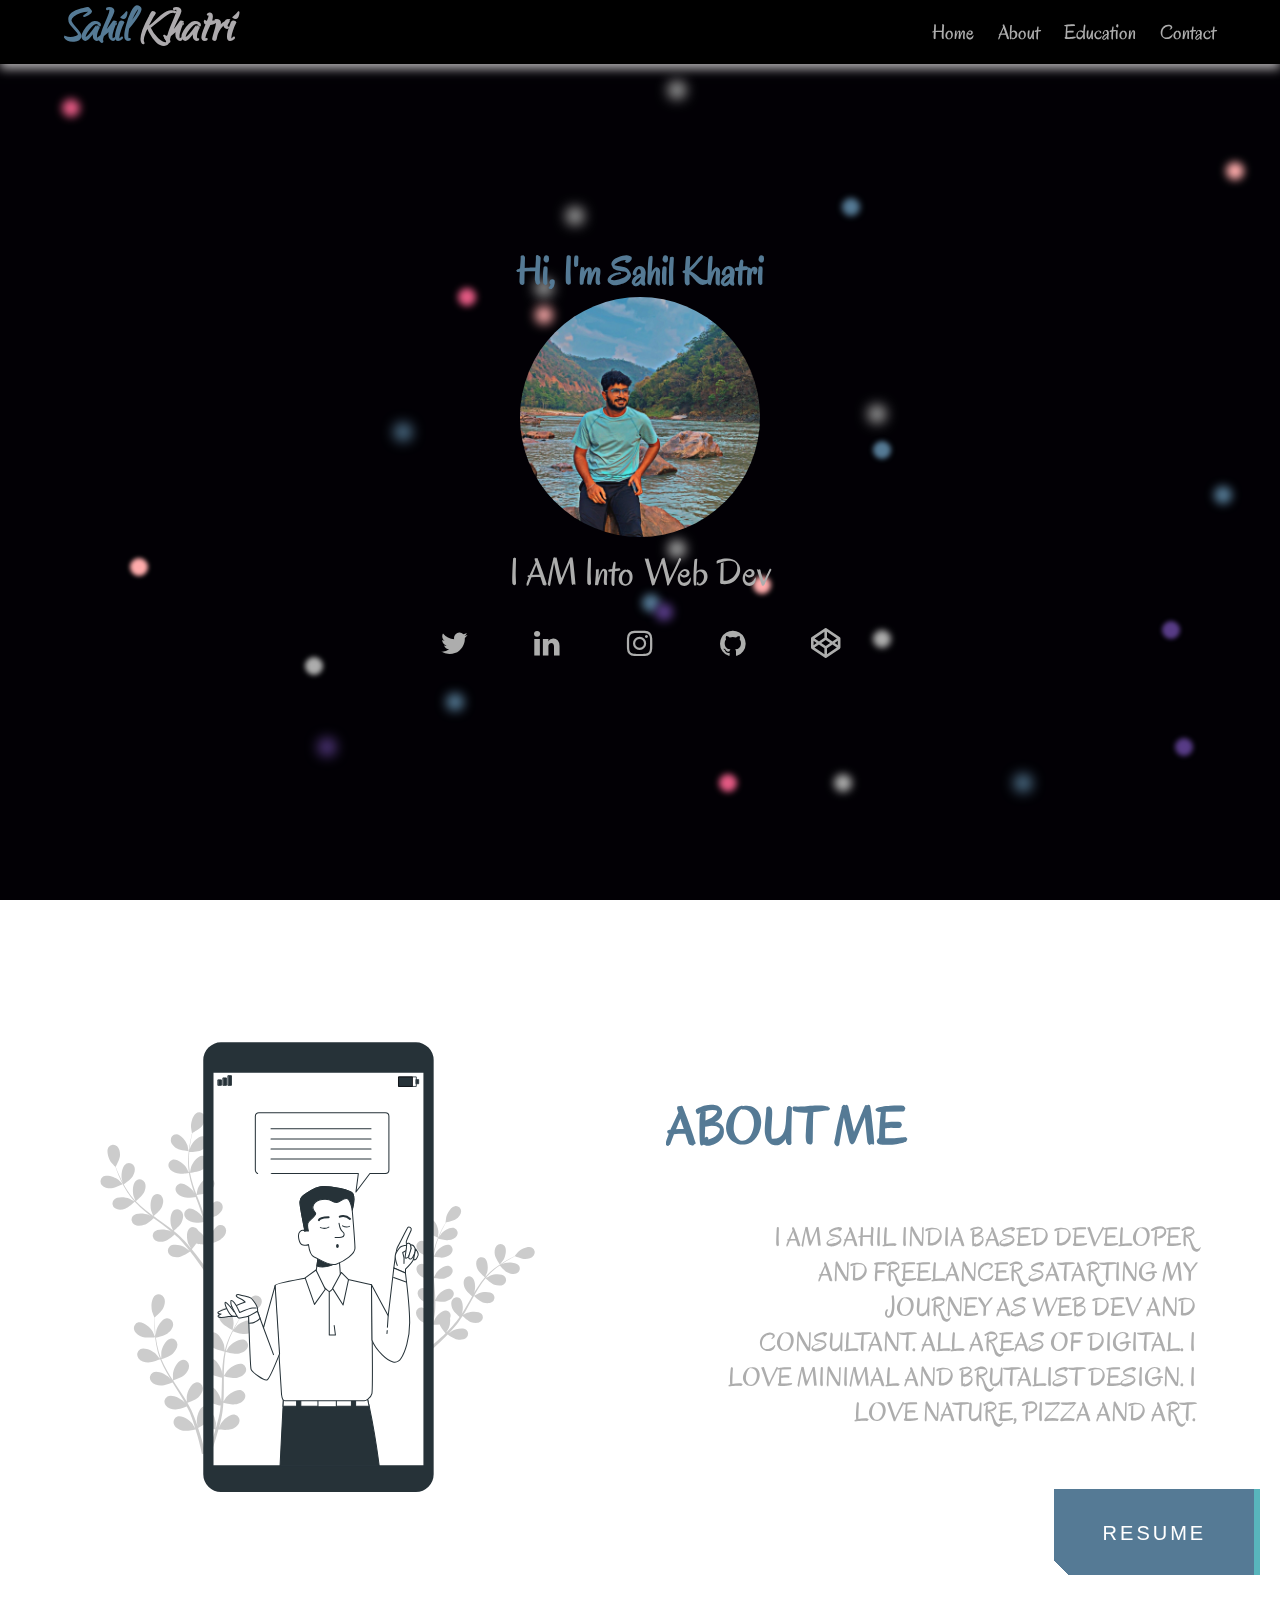
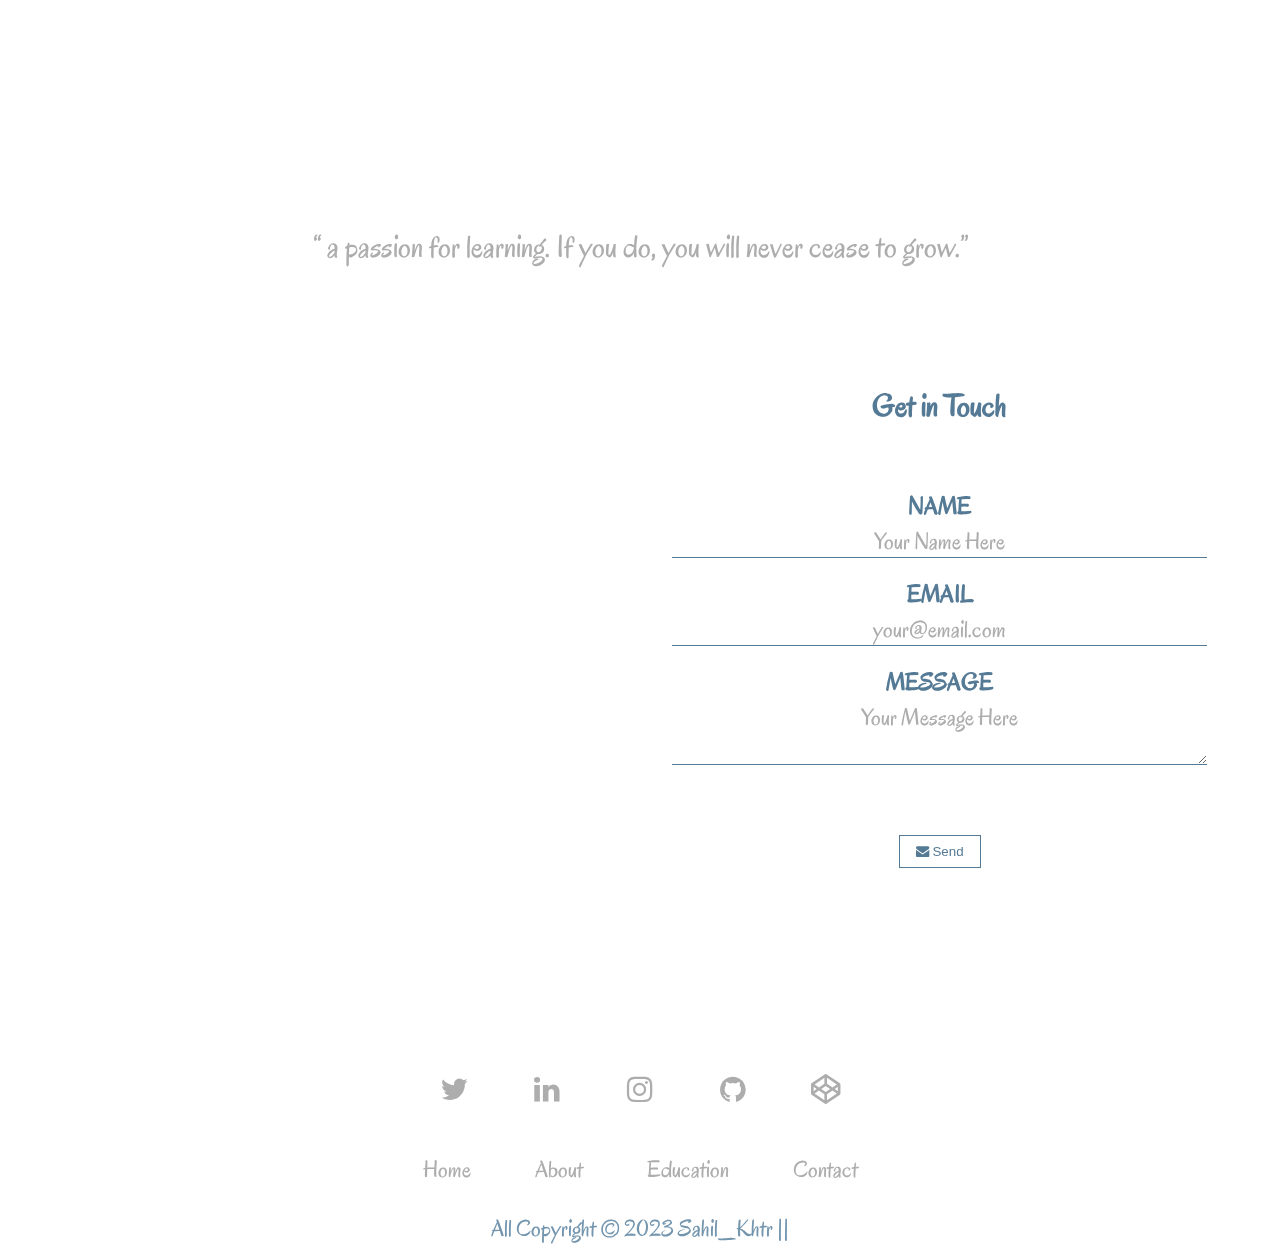
<file: index.html>
<!DOCTYPE html>
<html>

<head>
  <title>Sahil's Portfolio </title>
  <link rel="icon" href="img/icon.jpg" type="img/icon">
  <meta charset="utf-8">
  <meta http-equiv="X-UA-Compatible" content="IE=edge">
  <meta name="viewport" content="width=device-width, initial-scale=1">
  <link rel="stylesheet" href="CSS/Portfolio.css">
  <link rel="stylesheet" href="https://fonts.googleapis.com/css?family=Oregano">
</head>

<body>
  <div class="background">
    <span></span>
    <span></span>
    <span></span>
    <span></span>
    <span></span>
    <span></span>
    <span></span>
    <span></span>
    <span></span>
    <span></span>
    <span></span>
    <span></span>
    <span></span>
    <span></span>
    <span></span>
    <span></span>
    <span></span>
    <span></span>
    <span></span>
    <span></span>
    <span></span>
    <span></span>
    <span></span>
    <span></span>
    <span></span>
    <span></span>
    <span></span>
    <span></span>
    <span></span>
    <span></span>
    <span></span>
    <span></span>
    <span></span>
    <span></span>
    <span></span>
    <span></span>
    <span></span>
    <span></span>
    <span></span>
    <span></span>
    <span></span>
    <span></span>
    <span></span>
    <span></span>
    <span></span>
    <span></span>
    <span></span>
    <span></span>
    <span></span>
    <span></span>
    <span></span>
    <span></span>
    <span></span>
    <span></span>
    <span></span>
    <span></span>
    span></span>
    <span></span>
    <span></span>
    <span></span>
    <span></span>
    <span></span>
    <span></span>
    <span></span>
    <span></span>
    <span></span>
    <span></span>
    <span></span>
    <span></span>
    <span></span>
    <span></span>
    <span></span>
    <span></span>
    <span></span>
    <span></span>
    <span></span>
    <span></span>
    <span></span>
    <span></span>
    <span></span>
    <span></span>
    <span></span>
    <span></span>
    <span></span>
  </div>

  <nav class="navbar">
    <div class="navbar-container container">
      <input type="checkbox" name="" id="">
      <div class="hamburger-lines">
        <span class="line line1"></span>
        <span class="line line2"></span>
        <span class="line line3"></span>
      </div>
      <ul class="menu-items">
        <li><a href="index.html">Home</a></li>
        <li><a href="#about">About</a></li>
        <li><a href="Education.html">Education</a></li>
        <li><a href="#contact">Contact</a></li>
      </ul>
      <h1 class="logo"><span class="col">Sahil</span> Khatri</h1>
    </div>
  </nav>
  <section>

    <div class="container">
      <div class="banner-section">

        <h1 id="center">Hi, I'm Sahil Khatri</h1>
        <div id="center"><img class="avatar" src="img/pic.jpeg" alt="Avatar"></div>
        <div id="center">
          <h2> I AM Into <div class="ro"></div>
          </h2>
        </div>
        <div class="social-media" id="center">
          <ul>
            <!-- <li><a href="#" class="fa fa-lg fa-facebook"></a></li> -->
            <li><a href="https://twitter.com/sahil_khtrr" class="fa fa-lg fa-twitter"></a></li>
            <li><a href="https://www.linkedin.com/in/sahil-khtr/" class="fa fa-lg fa-linkedin"></a></li>
            <li><a href="https://www.instagram.com/sahil_khtr/" class="fa fa-lg fa-instagram"></a></li>
            <li><a href="https://github.com/AMYSS" class="fa fa-lg fa-github"></a></li>
            <li><a href="https://codepen.io/AMYSS-the-encoder" class="fa fa-lg fa-codepen"></a></li>

            </a>
          </ul>
        </div>
      </div>
    </div>
  </section>
  <section>
    <div class="edu-ani">
      <div class="block1">
        <svg class="animated" id="freepik_stories-opinion" xmlns="http://www.w3.org/2000/svg" viewBox="0 0 500 500"
          version="1.1" xmlns:xlink="http://www.w3.org/1999/xlink" xmlns:svgjs="http://svgjs.com/svgjs">
          <style>
            svg#freepik_stories-opinion:not(.animated) .animable {
              opacity: 0;
            }

            svg#freepik_stories-opinion.animated #freepik--Plants--inject-71 {
              animation: 1.5s Infinite linear floating;
              animation-delay: 0s;
            }

            svg#freepik_stories-opinion.animated #freepik--Character--inject-71 {
              animation: 1s 1 forwards cubic-bezier(.36, -0.01, .5, 1.38) slideDown, 1.5s Infinite linear floating;
              animation-delay: 0s, 1s;
            }

            svg#freepik_stories-opinion.animated #freepik--Icons--inject-71 {
              animation: 1s 1 forwards cubic-bezier(.36, -0.01, .5, 1.38) slideDown, 1.5s Infinite linear floating;
              animation-delay: 0s, 1s;
            }

            @keyframes floating {
              0% {
                opacity: 1;
                transform: translateY(0px);
              }

              50% {
                transform: translateY(-10px);
              }

              100% {
                opacity: 1;
                transform: translateY(0px);
              }
            }

            @keyframes slideDown {
              0% {
                opacity: 0;
                transform: translateY(-30px);
              }

              100% {
                opacity: 1;
                transform: translateY(0);
              }
            }
          </style>
          <g id="freepik--background-simple--inject-71" class="animable" style="transform-origin: 250.984px 251.814px;">
            <path
              d="M470,184.65a225.58,225.58,0,0,0-9.61-22.59C428.69,97.58,369.69,53.86,297.06,42.37q-4.69-.75-9.42-1.31c-59.28-7.13-142.27,1.76-176.11,56.56-17.57,28.46-10.36,64.35-29,92C58.4,225.51,27.38,243.44,21.64,299.45c-4.23,41.21-2.26,85.75,26.88,118.62,34.34,38.75,93.27,52.09,143.61,44.65,48.86-7.21,92.6-31.34,135.33-54,40.56-21.51,87-37.13,119.82-70C488.72,297.19,488.69,236.48,470,184.65Z"
              style="fill: transparent; transform-origin: 250.984px 251.814px;" id="elo0mvr7ct7qh"
              class="animable">
            </path>
            <g id="elx9jd6el6f7">
              <path
                d="M470,184.65a225.58,225.58,0,0,0-9.61-22.59C428.69,97.58,369.69,53.86,297.06,42.37q-4.69-.75-9.42-1.31c-59.28-7.13-142.27,1.76-176.11,56.56-17.57,28.46-10.36,64.35-29,92C58.4,225.51,27.38,243.44,21.64,299.45c-4.23,41.21-2.26,85.75,26.88,118.62,34.34,38.75,93.27,52.09,143.61,44.65,48.86-7.21,92.6-31.34,135.33-54,40.56-21.51,87-37.13,119.82-70C488.72,297.19,488.69,236.48,470,184.65Z"
                style="fill: transparent; opacity: 0.7; transform-origin: 250.984px 251.814px;" class="animable">
              </path>
            </g>
          </g>
          <g id="freepik--Plants--inject-71" class="animable" style="transform-origin: 247.677px 265.71px;">
            <g id="elsjvusrdxr6f">
              <g style="opacity: 0.2; transform-origin: 97.0007px 176.41px;" class="animable">
                <path
                  d="M46.39,173.09c3.68-.2,11-4.1,11-4.1s-4-4-4.31-4.25c-3.33-2.56-11.27-5.56-15.15-2.9a5.58,5.58,0,0,0-.84,8.25C39.21,172.62,43.25,173.27,46.39,173.09Z"
                  id="el0pr1gur4fl9" class="animable" style="transform-origin: 46.5175px 166.96px;"></path>
                <path
                  d="M121.78,137c.09,0-1.13-5.57-1.25-5.92-1.36-4-6.33-10.86-11-10.77a5.56,5.56,0,0,0-5.25,6.41c.39,3.3,3.4,6.07,6.12,7.65C113.55,136.24,121.78,137,121.78,137Z"
                  id="el123n91kkdjr" class="animable" style="transform-origin: 112.999px 128.655px;"></path>
                <path
                  d="M130.28,99.17c-4.4,1.66-6.47,9.9-6.26,14.09,0,.37.94,6,1,6l.09,0c-.34,1.3-.68,2.69-1,4.22-.62,2.84-1.29,6-1.79,9.58a98.54,98.54,0,0,0-1.07,11.5,73.14,73.14,0,0,0,.65,12.9l0,.15c-.6-1.24-2.4-4.66-2.56-4.9-2.37-3.48-9-8.81-13.49-7.48a5.56,5.56,0,0,0-3.37,7.57c1.25,3.08,4.89,4.95,7.92,5.76,3.42.92,11-.35,11.6-.46a97.15,97.15,0,0,0,3,12.81c.74,2.45,1.55,4.9,2.4,7.34-.55-1.06-1-2-1.14-2.12-2.36-3.48-9-8.81-13.49-7.48a5.57,5.57,0,0,0-3.37,7.57c1.26,3.08,4.89,5,7.93,5.76s9.55-.13,11.26-.4c.34.93.66,1.87,1,2.8,1.63,4.47,3.27,8.92,4.75,13.34.52,1.56,1,3.11,1.44,4.66-.49-.94-.91-1.72-1-1.84-2.36-3.47-9-8.8-13.49-7.48a5.58,5.58,0,0,0-3.37,7.58c1.25,3.08,4.89,4.95,7.93,5.76s8.92,0,11-.36c.43,1.61.86,3.21,1.2,4.78.2,1.08.48,2.11.63,3.2s.34,2.15.5,3.21c.25,2.06.52,4.17.7,6.18.15,1.4.26,2.73.37,4.08-.5-1.56-1.54-4.58-1.66-4.83a21.65,21.65,0,0,0-7.34-8.08,6.25,6.25,0,0,0-.62-1.06,5.57,5.57,0,0,0-8.21-1.15c-3.51,3.14-2.49,11.56-.78,15.41.1.22,1.46,2.56,2.34,4-.65-.78-1.27-1.54-1.95-2.34-1.33-1.58-2.71-3.11-4.18-4.78l-2.25-2.35c-.73-.8-1.61-1.55-2.41-2.34-1.92-1.79-3.94-3.51-6-5.2,1.38-1.17,6.22-5.4,7.59-8.24s2.31-6.81.79-9.76a5.56,5.56,0,0,0-7.94-2.38c-4,2.57-4.21,11-3.11,15.11.07.25,1.18,3.07,1.83,4.61-1.26-1-2.51-2-3.82-3-3.76-2.81-7.66-5.55-11.54-8.29q-1.78-1.26-3.54-2.54c.49-.41,6.36-5.31,7.89-8.49,1.36-2.83,2.3-6.81.78-9.77a5.56,5.56,0,0,0-7.94-2.37c-3.94,2.56-4.2,11.05-3.11,15.1.09.31,1.7,4.37,2.16,5.38-2.6-1.87-5.16-3.75-7.62-5.71a96,96,0,0,1-9.45-8.52c.23-.19,6.37-5.28,7.94-8.54,1.36-2.83,2.31-6.81.79-9.76a5.56,5.56,0,0,0-7.94-2.38c-4,2.57-4.21,11.05-3.11,15.11.07.26,1.3,3.36,1.91,4.82l-.22.14a71.27,71.27,0,0,1-7.81-10.14c-1.29-2-2.41-3.92-3.46-5.84,1.24-.83,6.87-4.69,8.61-7.47s3-6.51,1.85-9.62a5.57,5.57,0,0,0-7.63-3.23c-4.2,2.12-5.39,10.52-4.75,14.67,0,.23.65,2.49,1.12,4.12-.46-.87-1-1.77-1.38-2.62-1.6-3.18-2.87-6.18-4-8.86-.61-1.53-1.14-2.92-1.62-4.23.8-1.45,3.92-7.33,4.18-10.54s-.31-7.18-2.79-9.39a5.57,5.57,0,0,0-8.26.65c-2.76,3.81.05,11.82,2.54,15.21.22.29,4.11,4.48,4.15,4.41l0-.09c.43,1.27.91,2.62,1.47,4.09,1,2.7,2.25,5.75,3.79,9A99.46,99.46,0,0,0,61,175.51a72.13,72.13,0,0,0,7.65,10.4l.11.11c-1.18-.7-4.56-2.56-4.84-2.67-3.89-1.6-12.34-2.39-15.37,1.2a5.58,5.58,0,0,0,1.36,8.18c2.75,1.87,6.81,1.43,9.79.43,3.36-1.12,9-6.36,9.42-6.77a99.25,99.25,0,0,0,9.57,9c2,1.64,4,3.23,6,4.79-1-.57-2-1.08-2.12-1.14-3.89-1.59-12.34-2.39-15.38,1.21a5.56,5.56,0,0,0,1.37,8.17c2.74,1.88,6.81,1.43,9.79.44s7.89-5.38,9.17-6.55L90,204.11c3.82,2.83,7.65,5.64,11.32,8.51,1.29,1,2.53,2,3.77,3.09l-1.84-1c-3.89-1.59-12.34-2.39-15.38,1.21a5.57,5.57,0,0,0,1.37,8.17C92,226,96,225.54,99,224.54s7.42-5,8.94-6.34c1.24,1.1,2.48,2.2,3.63,3.32.77.79,1.57,1.49,2.3,2.32l2.19,2.4c1.34,1.58,2.73,3.2,4,4.77.89,1.09,1.72,2.14,2.56,3.19-1.28-1-3.82-3-4.05-3.1-3.6-2.17-11.83-4.24-15.38-1.14a5.57,5.57,0,0,0,.11,8.29c2.43,2.27,6.52,2.45,9.61,1.91,3.41-.59,9.52-4.72,10.28-5.24,1.38,1.76,2.7,3.48,3.92,5.12,4.22,5.63,7.52,10.48,9.79,13.92l2.85-1.44-.16-.22c-2.38-3.45-5.84-8.31-10.26-14-1.39-1.78-2.91-3.66-4.5-5.58a59.23,59.23,0,0,0,4.38-5.6c3.33,1.24,10.22,1.18,11.1,1.16.19,2.23.34,4.39.46,6.43.4,7,.48,12.89.48,17l3.12-1.58c-.1-4-.32-9.39-.82-15.63-.18-2.26-.41-4.66-.67-7.14.87-.23,8-2.19,10.67-4.39,2.42-2,4.95-5.22,4.8-8.54a5.56,5.56,0,0,0-6.21-5.48c-4.66.68-8.45,8.27-9.15,12.41,0,.25-.2,3-.26,4.66-.12-1-.21-2-.34-3-.24-2.05-.54-4.1-.86-6.29l-.57-3.2c-.17-1.08-.49-2.19-.72-3.29-.61-2.55-1.35-5.1-2.16-7.66,1.8-.21,8.17-1.06,10.88-2.68s5.68-4.41,6-7.71a5.57,5.57,0,0,0-5.32-6.36c-4.7,0-9.6,6.89-10.92,10.88-.09.25-.71,3.22-1,4.86-.5-1.53-1-3.07-1.54-4.6-1.58-4.43-3.33-8.86-5.05-13.28-.53-1.36-1-2.72-1.56-4.07.64-.07,8.24-.93,11.27-2.74,2.7-1.6,5.69-4.4,6-7.71a5.58,5.58,0,0,0-5.32-6.36c-4.7,0-9.6,6.9-10.92,10.89-.1.3-1,4.57-1.17,5.67-1.13-3-2.24-6-3.21-9a98.82,98.82,0,0,1-3.18-12.32c.3,0,8.23-.88,11.33-2.74,2.7-1.61,5.69-4.4,6.05-7.71a5.57,5.57,0,0,0-5.32-6.36c-4.7,0-9.6,6.9-10.92,10.88-.09.27-.77,3.52-1.06,5.08h-.27A71.36,71.36,0,0,1,122,144.5c0-2.36.15-4.6.34-6.79,1.49,0,8.32-.12,11.3-1.48s6.13-3.75,6.85-7a5.56,5.56,0,0,0-4.58-6.9c-4.67-.56-10.3,5.8-12.06,9.62-.09.2-.83,2.42-1.34,4.05.1-1,.19-2,.3-2.95.42-3.53,1-6.74,1.58-9.58.33-1.61.66-3.06,1-4.42,1.46-.77,7.31-4,9.29-6.49s3.72-6.16,2.86-9.37A5.57,5.57,0,0,0,130.28,99.17Z"
                  id="elpo3yxsw6k8q" class="animable" style="transform-origin: 100.403px 176.41px;"></path>
              </g>
            </g>
            <g id="eljft5dlv109j">
              <g style="opacity: 0.2; transform-origin: 401.74px 260.327px;" class="animable">
                <path
                  d="M355.88,216.07c2.32,2.46,9.35,5.27,9.35,5.27s.45-5.2.44-5.53c-.17-3.85-2.75-11.18-6.91-12.33a5.11,5.11,0,0,0-6.28,4.28C352,210.76,353.91,214,355.88,216.07Z"
                  id="eldq1nflzsv9m" class="animable" style="transform-origin: 359.038px 212.337px;"></path>
                <path
                  d="M425.66,247.6c0,.07,3.23-4.08,3.41-4.37,2-3.3,3.87-10.84,1-14.09a5.1,5.1,0,0,0-7.59.11c-2.08,2.22-2.24,6-1.75,8.8C421.34,241.38,425.65,247.6,425.66,247.6Z"
                  id="elgtzbskdh5nw" class="animable" style="transform-origin: 426.021px 237.551px;"></path>
                <path
                  d="M457.19,231.23c-3.77-2.11-10.75,1.3-13.57,3.92-.25.23-3.65,4.21-3.58,4.24l.09,0c-1.11.52-2.29,1.11-3.57,1.77-2.35,1.23-5,2.65-7.77,4.39a94.24,94.24,0,0,0-8.68,6,67,67,0,0,0-8.66,8.07l-.09.11c.52-1.16,1.85-4.43,1.93-4.69,1-3.71.87-11.48-2.72-13.87a5.11,5.11,0,0,0-7.3,2.11c-1.42,2.69-.58,6.35.64,8.95,1.38,2.94,6.73,7.5,7.16,7.86a89.78,89.78,0,0,0-7.2,9.66c-1.28,2-2.51,4-3.72,6,.41-1,.77-1.92.81-2,1-3.71.88-11.48-2.72-13.86A5.09,5.09,0,0,0,391,262c-1.42,2.69-.59,6.34.64,8.95s5.72,6.62,6.93,7.65c-.46.79-.92,1.57-1.37,2.36-2.18,3.77-4.33,7.55-6.55,11.2-.78,1.28-1.6,2.52-2.42,3.76.37-.9.67-1.66.71-1.78,1-3.71.87-11.49-2.72-13.87a5.1,5.1,0,0,0-7.3,2.11c-1.42,2.69-.58,6.35.64,8.95s5.29,6.23,6.72,7.47c-.88,1.24-1.75,2.49-2.65,3.66-.63.78-1.19,1.58-1.87,2.33l-1.95,2.25c-1.29,1.38-2.62,2.82-3.92,4.14-.89.92-1.76,1.78-2.63,2.66.79-1.27,2.29-3.79,2.4-4a19.84,19.84,0,0,0,1.33-9.9,5.93,5.93,0,0,0,.38-1.07,5.11,5.11,0,0,0-4.05-6.43c-4.26-.61-9.56,5.08-11.25,8.54-.1.21-.93,2.54-1.44,4,.17-.91.33-1.8.49-2.74.32-1.87.59-3.74.88-5.76.1-1,.21-2,.32-3s.14-2,.22-3.07c.12-2.4.13-4.83.09-7.29,1.63.28,7.45,1.18,10.25.46s6.14-2.4,7.31-5.21a5.11,5.11,0,0,0-3-7c-4.13-1.25-10.23,3.57-12.42,6.74-.14.2-1.46,2.64-2.16,4,0-1.47-.06-2.94-.15-4.43-.25-4.3-.64-8.65-1-13-.11-1.32-.21-2.65-.31-4,.58.1,7.48,1.32,10.61.51,2.79-.71,6.14-2.4,7.31-5.21a5.11,5.11,0,0,0-3-7c-4.13-1.25-10.23,3.58-12.42,6.74-.17.24-2.06,3.76-2.5,4.68-.22-2.92-.42-5.83-.49-8.71a89.58,89.58,0,0,1,.39-11.65c.27.05,7.46,1.36,10.67.53,2.78-.72,6.13-2.4,7.3-5.21a5.11,5.11,0,0,0-3-7c-4.12-1.25-10.22,3.58-12.42,6.74-.14.21-1.59,2.89-2.24,4.18l-.24-.07A65.66,65.66,0,0,1,363.5,228c.62-2.06,1.32-4,2.05-5.87,1.32.38,7.34,2.05,10.31,1.62s6.36-1.71,7.84-4.37a5.11,5.11,0,0,0-2.24-7.26c-4-1.7-10.56,2.43-13.08,5.33-.14.16-1.36,1.92-2.23,3.21.34-.83.68-1.71,1-2.5,1.28-3,2.64-5.67,3.87-8,.7-1.33,1.37-2.52,2-3.63,1.49-.3,7.46-1.58,9.85-3.29s4.86-4.46,4.94-7.5a5.1,5.1,0,0,0-5.33-5.41c-4.3.32-8.25,7-9.16,10.76-.07.33-.72,5.53-.64,5.51l.09,0c-.63,1.06-1.3,2.19-2,3.45-1.27,2.33-2.7,5-4.05,8a91.49,91.49,0,0,0-3.91,9.83,65.56,65.56,0,0,0-2.77,11.5s0,.09,0,.14c-.2-1.25-.9-4.71-1-5-1.18-3.67-5.6-10.06-9.92-10.07a5.12,5.12,0,0,0-4.92,5.79c.31,3,3,5.61,5.47,7.11,2.77,1.69,9.75,2.54,10.31,2.6a89.75,89.75,0,0,0-.67,12c0,2.35.09,4.71.21,7.07-.22-1.07-.41-2-.46-2.16-1.17-3.66-5.6-10.06-9.91-10.06a5.09,5.09,0,0,0-4.92,5.78c.3,3,3,5.62,5.47,7.12s8.43,2.36,10,2.56l.15,2.72c.28,4.35.57,8.68.72,12.95.06,1.5.06,3,.06,4.47-.19-.95-.35-1.76-.39-1.87-1.18-3.67-5.61-10.06-9.92-10.07a5.1,5.1,0,0,0-4.92,5.79c.3,3,3,5.61,5.47,7.11s7.85,2.27,9.72,2.52c0,1.52-.08,3-.19,4.51-.09,1-.12,2-.27,3l-.39,2.95c-.31,1.87-.63,3.8-1,5.61-.24,1.27-.48,2.47-.73,3.68,0-1.5-.18-4.43-.21-4.67-.61-3.8-4-10.79-8.28-11.45a5.09,5.09,0,0,0-5.74,5c-.16,3,2.13,6,4.33,7.86,2.42,2,8.92,3.89,9.73,4.11-.41,2-.84,3.94-1.26,5.77-1.46,6.27-2.91,11.45-4,15.08l2.68,1.14a2.17,2.17,0,0,0,.07-.24c1-3.7,2.37-9,3.72-15.43.43-2,.85-4.2,1.26-6.44a56.23,56.23,0,0,0,6.51-.24c1.09,3.06,5.2,7.85,5.73,8.46-1.45,1.44-2.87,2.83-4.23,4.12-4.68,4.42-8.75,7.94-11.64,10.37l2.95,1.26c2.77-2.46,6.38-5.76,10.46-9.8,1.48-1.45,3-3,4.61-4.68.68.47,6.25,4.32,9.37,4.89,2.83.51,6.58.38,8.82-1.68a5.09,5.09,0,0,0,.17-7.59c-3.22-2.86-10.78-1-14.09.92-.2.11-2.18,1.6-3.42,2.56.64-.67,1.27-1.32,1.92-2,1.3-1.38,2.55-2.8,3.91-4.32l1.9-2.29c.65-.75,1.25-1.63,1.88-2.45,1.42-1.92,2.78-3.95,4.09-6,1.21,1.13,5.57,5.09,8.3,6s6.44,1.38,9-.32A5.09,5.09,0,0,0,407.9,296c-2.75-3.32-10.5-2.66-14.07-1.23-.22.09-2.67,1.4-4,2.15.79-1.25,1.57-2.49,2.32-3.78,2.17-3.73,4.24-7.57,6.33-11.38.63-1.18,1.28-2.33,1.93-3.5.43.41,5.51,5.23,8.57,6.29,2.71.94,6.44,1.38,9-.32a5.11,5.11,0,0,0,1.32-7.48c-2.75-3.32-10.5-2.66-14.08-1.23-.27.11-3.79,2-4.66,2.53,1.42-2.56,2.87-5.09,4.39-7.54a90.73,90.73,0,0,1,6.75-9.5c.2.19,5.48,5.25,8.61,6.33,2.72.94,6.44,1.38,9-.32a5.1,5.1,0,0,0,1.32-7.48c-2.75-3.32-10.5-2.66-14.07-1.23-.24.1-2.92,1.54-4.18,2.25l-.16-.19a65.71,65.71,0,0,1,8.4-8.17c1.65-1.38,3.31-2.61,4.95-3.77.89,1,5,5.76,7.7,7.05s6.26,2.08,8.95.67a5.1,5.1,0,0,0,2.14-7.29c-2.37-3.6-10.14-3.8-13.85-2.77-.21.06-2.19.85-3.63,1.45.74-.51,1.51-1.05,2.23-1.53,2.73-1.79,5.33-3.26,7.65-4.55,1.32-.72,2.53-1.34,3.67-1.92,1.41.57,7.09,2.79,10,2.69s6.5-1,8.25-3.53A5.1,5.1,0,0,0,457.19,231.23Z"
                  id="el8s77373eql3" class="animable" style="transform-origin: 401.74px 260.327px;"></path>
              </g>
            </g>
            <g id="elegmknh4sy1h">
              <g style="opacity: 0.2; transform-origin: 130.705px 354.621px;" class="animable">
                <path
                  d="M76.67,318.34c3.7,1.21,12.36.17,12.37.17s-2.42-5.5-2.62-5.83c-2.29-3.79-9-9.79-13.78-8.65a5.88,5.88,0,0,0-4,7.79C69.79,315.13,73.52,317.32,76.67,318.34Z"
                  id="elwn2xsdlbpl" class="animable" style="transform-origin: 78.6457px 311.407px;"></path>
                <path
                  d="M164.64,311.74c.09,0,1-5.92,1-6.3.18-4.44-2.06-13.11-6.73-14.83a5.89,5.89,0,0,0-7.62,4.3c-.87,3.4,1,7.27,3.09,9.87C156.84,307.82,164.64,311.74,164.64,311.74Z"
                  id="eltmcxedussi" class="animable" style="transform-origin: 158.361px 301.022px;"></path>
                <path
                  d="M187.5,277.78c-5-.06-10.16,7.25-11.56,11.46-.12.36-1.37,6.26-1.28,6.26l.11,0c-.83,1.15-1.71,2.39-2.63,3.76-1.7,2.55-3.59,5.45-5.43,8.74a103.22,103.22,0,0,0-5.46,10.89,77.92,77.92,0,0,0-4.3,12.94l0,.16c-.12-1.45-.57-5.5-.64-5.81-1-4.32-5.45-12.09-10.4-12.52a5.88,5.88,0,0,0-6.22,6.16c.05,3.51,2.91,6.74,5.59,8.7,3,2.21,10.94,3.86,11.58,4a103.22,103.22,0,0,0-2,13.75c-.22,2.69-.35,5.41-.45,8.14-.14-1.26-.28-2.37-.31-2.53-1-4.32-5.45-12.09-10.4-12.52a5.88,5.88,0,0,0-6.22,6.16c.05,3.51,2.91,6.74,5.59,8.7s9.44,3.53,11.23,3.92l-.09,3.13c-.11,5-.2,10-.44,14.95-.08,1.73-.23,3.43-.37,5.13-.12-1.11-.24-2.05-.27-2.19-1-4.32-5.45-12.09-10.4-12.52a5.88,5.88,0,0,0-6.21,6.16c.05,3.51,2.91,6.74,5.58,8.7s8.79,3.38,10.91,3.85c-.19,1.74-.38,3.48-.65,5.16-.21,1.14-.33,2.25-.61,3.38s-.49,2.25-.73,3.36c-.54,2.11-1.09,4.3-1.68,6.34-.39,1.43-.79,2.79-1.2,4.15.11-1.72.24-5.1.22-5.38a22.85,22.85,0,0,0-4.12-10.76,7,7,0,0,0-.21-1.28,5.87,5.87,0,0,0-7.64-4.27c-4.65,1.73-6.87,10.41-6.67,14.84,0,.26.46,3.09.77,4.86-.34-1-.66-2-1-3.05-.71-2.06-1.47-4.1-2.29-6.3l-1.31-3.17c-.41-1.07-1-2.15-1.47-3.23-1.2-2.49-2.53-5-3.93-7.42,1.81-.62,8.19-2.92,10.62-5.19s4.88-5.82,4.52-9.31a5.89,5.89,0,0,0-6.9-5.38c-4.87,1-8.38,9.26-8.85,13.67,0,.28,0,3.48,0,5.24-.85-1.47-1.69-2.94-2.6-4.4-2.63-4.21-5.42-8.39-8.18-12.58-.85-1.28-1.68-2.57-2.51-3.85.64-.22,8.29-2.79,11-5.33,2.43-2.26,4.88-5.82,4.52-9.31a5.88,5.88,0,0,0-6.9-5.37c-4.87,1-8.37,9.25-8.85,13.66,0,.33,0,4.94.06,6.11-1.83-2.83-3.64-5.66-5.3-8.53a102.88,102.88,0,0,1-6-12c.3-.1,8.29-2.75,11.09-5.35,2.42-2.27,4.87-5.82,4.51-9.31a5.89,5.89,0,0,0-6.9-5.38C99,321,95.45,329.2,95,333.61c0,.29,0,3.8,0,5.47l-.27.06a75.64,75.64,0,0,1-3.8-13c-.51-2.43-.87-4.78-1.16-7.07,1.54-.35,8.55-2,11.32-4.05s5.49-5.24,5.51-8.75a5.88,5.88,0,0,0-6.27-6.1c-4.94.47-9.33,8.28-10.29,12.61,0,.23-.31,2.69-.48,4.48-.11-1-.25-2.11-.35-3.1-.35-3.74-.45-7.19-.51-10.24,0-1.74,0-3.31,0-4.78,1.34-1.12,6.66-5.71,8.14-8.77s2.46-7.18.86-10.31a5.88,5.88,0,0,0-8.38-2.52c-4.17,2.69-4.47,11.65-3.32,15.93.1.37,2.32,6,2.39,5.93l.08-.07c-.06,1.41-.1,2.93-.12,4.59,0,3.06,0,6.51.29,10.28a103.64,103.64,0,0,0,1.47,12.09,76,76,0,0,0,3.54,13.16l.06.16c-.89-1.15-3.51-4.27-3.73-4.49-3.22-3.06-11.22-7.08-15.59-4.71A5.88,5.88,0,0,0,72.65,339c2,2.89,6.15,4,9.46,4.17,3.73.18,11.26-2.81,11.85-3.05a106.6,106.6,0,0,0,6,12.54c1.31,2.36,2.69,4.7,4.12,7-.81-1-1.54-1.82-1.65-1.93-3.22-3.06-11.22-7.08-15.59-4.71A5.87,5.87,0,0,0,85,361.63c2,2.9,6.15,4,9.46,4.18s9.82-2.26,11.53-2.93c.55.89,1.09,1.78,1.65,2.67,2.68,4.25,5.37,8.47,7.88,12.7.88,1.49,1.7,3,2.52,4.49-.71-.86-1.33-1.58-1.43-1.68-3.21-3.05-11.22-7.08-15.58-4.7a5.87,5.87,0,0,0-1.79,8.56c2,2.9,6.15,4,9.46,4.18s9.2-2,11.22-2.81c.8,1.55,1.6,3.11,2.3,4.66.46,1.07,1,2.06,1.37,3.16s.83,2.14,1.23,3.2c.72,2.06,1.46,4.19,2.11,6.22.46,1.41.87,2.76,1.28,4.12-.86-1.49-2.61-4.38-2.79-4.61-2.71-3.51-10-8.69-14.69-7a5.88,5.88,0,0,0-3.06,8.2c1.52,3.16,5.47,4.9,8.72,5.56,3.57.72,11.17-1,12.11-1.21.69,2.25,1.33,4.45,1.9,6.53,2,7.15,3.38,13.18,4.3,17.44l3.35-.32A2.86,2.86,0,0,0,138,432c-1-4.3-2.56-10.41-4.75-17.66-.68-2.29-1.46-4.72-2.28-7.21a65.32,65.32,0,0,0,6.45-3.84c2.8,2.5,9.59,5.08,10.47,5.4-.67,2.26-1.34,4.45-2,6.5-2.28,7.06-4.45,12.86-6,16.92l3.68-.36c1.45-4,3.28-9.35,5.17-15.68.7-2.29,1.39-4.75,2.08-7.28,1,.11,8.71.91,12.18-.23,3.14-1,6.86-3.24,8-6.56a5.87,5.87,0,0,0-4-7.77c-4.84-1.12-11.48,4.9-13.75,8.7-.14.23-1.32,2.83-2,4.48.27-1,.55-2,.82-3.11.55-2.11,1-4.23,1.57-6.52l.66-3.36c.25-1.12.36-2.34.55-3.51.38-2.74.63-5.54.82-8.36,1.85.48,8.44,2.08,11.73,1.53s7.27-2.16,8.89-5.27a5.87,5.87,0,0,0-2.79-8.29c-4.61-1.84-12.08,3.1-14.91,6.52-.18.21-1.93,2.89-2.87,4.38.11-1.69.21-3.38.26-5.1.13-5,.11-10,.12-15q0-2.29,0-4.59c.65.17,8.45,2.25,12.13,1.63,3.26-.55,7.27-2.16,8.9-5.27a5.9,5.9,0,0,0-2.79-8.3c-4.62-1.84-12.09,3.11-14.92,6.52-.21.26-2.73,4.12-3.32,5.14,0-3.38.09-6.74.28-10.05A102.41,102.41,0,0,1,157.88,333c.3.09,8.43,2.29,12.19,1.65,3.27-.55,7.28-2.16,8.9-5.27a5.87,5.87,0,0,0-2.79-8.29c-4.61-1.84-12.08,3.1-14.91,6.52-.19.22-2.11,3.16-3,4.58l-.26-.1a75.46,75.46,0,0,1,4-12.91c.91-2.3,1.91-4.46,2.93-6.54,1.48.57,8.23,3.07,11.68,2.88s7.47-1.35,9.43-4.26a5.88,5.88,0,0,0-1.87-8.55c-4.38-2.34-12.35,1.76-15.54,4.84-.17.17-1.74,2.07-2.87,3.47.48-.93,1-1.9,1.42-2.78,1.77-3.31,3.59-6.24,5.22-8.82.95-1.46,1.83-2.76,2.66-4,1.74-.2,8.71-1.09,11.63-2.82s6-4.64,6.4-8.12A5.87,5.87,0,0,0,187.5,277.78Z"
                  id="el4ynhd0dbgeh" class="animable" style="transform-origin: 132.321px 354.621px;"></path>
              </g>
            </g>
          </g>
          <g id="freepik--Device--inject-71" class="animable" style="transform-origin: 248.5px 250.135px;">
            <rect x="138" y="51" width="217" height="402"
              style="fill: transparent; transform-origin: 246.5px 252px;" id="el5gnf0my3y4j" class="animable">
            </rect>
            <path
              d="M343.73,30.56H153.26A17.28,17.28,0,0,0,136,47.84V452.42a17.29,17.29,0,0,0,17.28,17.29H343.73A17.29,17.29,0,0,0,361,452.42V47.84A17.28,17.28,0,0,0,343.73,30.56ZM351,443.64H146V60.38H351Z"
              style="fill: rgb(38, 50, 56); transform-origin: 248.5px 250.135px;" id="elleeluhytq6g" class="animable">
            </path>
            <rect x="327.03" y="64.36" width="17" height="9.32"
              style="fill: none; stroke: rgb(38, 50, 56); stroke-linecap: round; stroke-linejoin: round; stroke-width: 0.821067px; transform-origin: 335.53px 69.02px;"
              id="elfkuhd9apitd" class="animable"></rect>
            <rect x="327.03" y="64.36" width="13.26" height="9.32"
              style="fill: rgb(38, 50, 56); stroke: #020005; stroke-linecap: round; stroke-linejoin: round; stroke-width: 0.725073px; transform-origin: 333.66px 69.02px;"
              id="el75qgowocc6w" class="animable"></rect>
            <rect x="343.99" y="66.96" width="2.39" height="4.11"
              style="fill: rgb(38, 50, 56); stroke: rgb(38, 50, 56); stroke-linecap: round; stroke-linejoin: round; stroke-width: 0.725073px; transform-origin: 345.185px 69.015px;"
              id="el71dxo397d9m" class="animable"></rect>
            <rect x="150.6" y="67.25" width="3.12" height="5.34"
              style="fill: rgb(38, 50, 56); stroke: rgb(38, 50, 56); stroke-linecap: round; stroke-linejoin: round; stroke-width: 0.883086px; transform-origin: 152.16px 69.92px;"
              id="eljsunaynhnck" class="animable"></rect>
            <rect x="155.5" y="65.37" width="3.12" height="7.22"
              style="fill: rgb(38, 50, 56); stroke: rgb(38, 50, 56); stroke-linecap: round; stroke-linejoin: round; stroke-width: 0.883086px; transform-origin: 157.06px 68.98px;"
              id="el05iqti8fj3kk" class="animable"></rect>
            <rect x="160.4" y="63.16" width="3.12" height="9.44"
              style="fill: rgb(38, 50, 56); stroke: rgb(38, 50, 56); stroke-linecap: round; stroke-linejoin: round; stroke-width: 0.883086px; transform-origin: 161.96px 67.88px;"
              id="elxg83xb56e1" class="animable"></rect>
            <rect x="149.29" y="78.86" width="196.87" height="14.8"
              style="fill: transparent; transform-origin: 247.725px 86.26px;" id="elkuqgnxr92pm" class="animable">
            </rect>
          </g>
          <g id="freepik--speech-bubble--inject-71" class="animable" style="transform-origin: 253.19px 139.475px;">
            <path
              d="M316.08,102.2H192.55a3.46,3.46,0,0,0-3.46,3.46v52.58a3.45,3.45,0,0,0,3.46,3.45H289.7l-2.37,18,13.62-18h15.13a3.44,3.44,0,0,0,3.45-3.45V105.66A3.45,3.45,0,0,0,316.08,102.2Z"
              style="fill: transparent; transform-origin: 254.31px 140.945px;" id="elyuwpnafwxkc" class="animable">
            </path>
            <path
              d="M313.84,99.26H190.31a3.45,3.45,0,0,0-3.46,3.45v52.58a3.45,3.45,0,0,0,3.46,3.45h97.15l-2.37,18,13.62-18h15.13a3.45,3.45,0,0,0,3.45-3.45V102.71A3.45,3.45,0,0,0,313.84,99.26Z"
              style="fill: rgb(255, 255, 255); stroke: rgb(38, 50, 56); stroke-linecap: round; stroke-linejoin: round; transform-origin: 252.07px 138px;"
              id="el19062gpczp3" class="animable"></path>
            <line x1="202.13" y1="115.08" x2="299.83" y2="115.08"
              style="fill: none; stroke: rgb(38, 50, 56); stroke-linecap: round; stroke-linejoin: round; transform-origin: 250.98px 115.08px;"
              id="elxacb9komfyt" class="animable"></line>
            <line x1="202.13" y1="124.91" x2="299.83" y2="124.91"
              style="fill: none; stroke: rgb(38, 50, 56); stroke-linecap: round; stroke-linejoin: round; transform-origin: 250.98px 124.91px;"
              id="elpambcia84r9" class="animable"></line>
            <line x1="202.13" y1="134.73" x2="299.83" y2="134.73"
              style="fill: none; stroke: rgb(38, 50, 56); stroke-linecap: round; stroke-linejoin: round; transform-origin: 250.98px 134.73px;"
              id="el5hpfhj8pz2b" class="animable"></line>
            <line x1="202.13" y1="144.55" x2="299.83" y2="144.55"
              style="fill: none; stroke: rgb(38, 50, 56); stroke-linecap: round; stroke-linejoin: round; transform-origin: 250.98px 144.55px;"
              id="elt63jfhbbra" class="animable"></line>
          </g>
          <g id="freepik--Character--inject-71" class="animable" style="transform-origin: 248.107px 307.71px;">
            <path d="M307.77,444c-5.23-40.38-12-67.72-12-67.72l-81.28-1.23S212.67,408.39,211,444Z"
              style="fill: rgb(38, 50, 56); stroke: rgb(38, 50, 56); stroke-linecap: round; stroke-miterlimit: 10; transform-origin: 259.385px 409.525px;"
              id="elp3ni5yihrf" class="animable"></path>
            <path d="M298,386.08c-1.35-6.31-2.21-9.8-2.21-9.8l-81.28-1.23s-.23,4.13-.6,11Z"
              style="fill: rgb(255, 255, 255); stroke: rgb(38, 50, 56); stroke-linecap: round; stroke-miterlimit: 10; transform-origin: 255.955px 380.565px;"
              id="elj5r6fc1bs1" class="animable"></path>
            <rect x="248" y="379.55" width="17.97" height="6.94"
              style="fill: rgb(255, 255, 255); stroke: rgb(38, 50, 56); stroke-linecap: round; stroke-miterlimit: 10; transform-origin: 256.985px 383.02px;"
              id="el2kd9ndld41g" class="animable"></rect>
            <rect x="227.17" y="378.32" width="4.08" height="10.62"
              style="fill: rgb(38, 50, 56); stroke: rgb(38, 50, 56); stroke-linecap: round; stroke-miterlimit: 10; transform-origin: 229.21px 383.63px;"
              id="ellhzq62ya7r" class="animable"></rect>
            <rect x="280.68" y="378.32" width="4.08" height="10.62"
              style="fill: rgb(38, 50, 56); stroke: rgb(38, 50, 56); stroke-linecap: round; stroke-miterlimit: 10; transform-origin: 282.72px 383.63px;"
              id="el5hjhoraonh7" class="animable"></rect>
            <path
              d="M240.3,260.3s-33.72,5.49-34.12,7.84,6.28,106.67,6.28,106.67.78,5.88,3.14,5.88h77.64s6.28-1.57,7.45-7.06-.39-106.28-.39-106.28l-43.53-9.8Z"
              style="fill: rgb(255, 255, 255); stroke: rgb(38, 50, 56); stroke-linecap: round; stroke-linejoin: round; transform-origin: 253.644px 319.12px;"
              id="el2pfacd25j1l" class="animable"></path>
            <polyline points="259.03 273.82 259.07 316.35 265.06 316.35 263.86 307.17"
              style="fill: rgb(255, 255, 255); stroke: rgb(38, 50, 56); stroke-linecap: round; stroke-linejoin: round; transform-origin: 262.045px 295.085px;"
              id="elgh856pnoryq" class="animable"></polyline>
            <path d="M248.44,238.82s-2.94,20-2.94,21.18S257,273.24,259,273.83s11.17-12.95,11.17-12.95l-1.47-19.7Z"
              style="fill: rgb(255, 255, 255); stroke: rgb(38, 50, 56); stroke-linecap: round; stroke-linejoin: round; transform-origin: 257.835px 256.334px;"
              id="el5vwfej7ylbl" class="animable"></path>
            <path d="M269,244.8l-.27-3.62-20.29-2.36s-.75,5.07-1.49,10.25C251,250.51,258,250.85,269,244.8Z"
              style="fill: rgb(38, 50, 56); stroke: rgb(38, 50, 56); stroke-linecap: round; stroke-linejoin: round; transform-origin: 257.975px 244.386px;"
              id="elnt3snay16mr" class="animable"></path>
            <path
              d="M236.29,178.49s-5.84,3.4-5.84,8,4.86,28.43,4.86,28.43-1.94-2.19-4.86.48-1,12.4,2.92,13.12,5.35-.48,5.35-.48,1.45,10.69,5.58,12.15,14.34,9.72,22.12,6.8,17.73-9.72,17.73-15.31-2.67-37.17-2.67-37.17,2.92-11.42.73-15.8-22.11-7.29-28.92-7.29S236.29,178.49,236.29,178.49Z"
              style="fill: rgb(255, 255, 255); stroke: rgb(38, 50, 56); stroke-linecap: round; stroke-linejoin: round; transform-origin: 256.594px 209.515px;"
              id="el8eb6n4fc0wk" class="animable"></path>
            <path
              d="M253.29,171.44c-6.8,0-17,7.05-17,7.05s-5.84,3.4-5.84,8,4.86,28.43,4.86,28.43h3.41s-1.95-7.05.48-9.48,6.8-5.59,6.56-7.77-5.1-3.41-1.7-9.24,13.12-4.62,14.82-4.13,3.89,2.67,7.29,2.67,5.35-3.88,9.48-3.88,5.83,11.42,5.83,11.42,2.92-11.42.73-15.8S260.1,171.44,253.29,171.44Z"
              style="fill: rgb(38, 50, 56); stroke: rgb(38, 50, 56); stroke-linecap: round; stroke-linejoin: round; transform-origin: 256.737px 193.18px;"
              id="el1q2jurs852f" class="animable"></path>
            <path d="M234,214.19l1.29.75A2.83,2.83,0,0,0,234,214.19Z"
              style="fill: none; stroke: rgb(38, 50, 56); stroke-linecap: round; stroke-linejoin: round; transform-origin: 234.645px 214.565px;"
              id="eldfayjhq7fq" class="animable"></path>
            <path d="M268.6,207.4s1,6.32,3.4,8,2.19,5.11-1.21,5.59a28.56,28.56,0,0,1-6.07.24"
              style="fill: none; stroke: rgb(38, 50, 56); stroke-linecap: round; stroke-linejoin: round; transform-origin: 269.161px 214.347px;"
              id="ell6miazokf" class="animable"></path>
            <path
              d="M268.36,229.52c0,1.07-.6,1.94-1.34,1.94s-1.33-.87-1.33-1.94.6-2,1.33-2S268.36,228.44,268.36,229.52Z"
              style="fill: rgb(38, 50, 56); transform-origin: 267.025px 229.49px;" id="el7ty44nyhuku" class="animable">
            </path>
            <path d="M248.92,204.25s1-2.92,9.48-2.92"
              style="fill: none; stroke: rgb(38, 50, 56); stroke-linecap: round; stroke-linejoin: round; stroke-width: 2px; transform-origin: 253.66px 202.79px;"
              id="elxvq8djf9ut" class="animable"></path>
            <path d="M269.33,200.84s5.1-2.67,10,2.19"
              style="fill: none; stroke: rgb(38, 50, 56); stroke-linecap: round; stroke-linejoin: round; stroke-width: 2px; transform-origin: 274.33px 201.569px;"
              id="elu85zf0rx019" class="animable"></path>
            <path d="M250.38,211.54s4.62,1.7,8.26-.49"
              style="fill: none; stroke: rgb(38, 50, 56); stroke-linecap: round; stroke-linejoin: round; transform-origin: 254.51px 211.609px;"
              id="elbhrdwdgmwa" class="animable"></path>
            <path d="M272,209.83s3.65,1.95,6.81.49"
              style="fill: none; stroke: rgb(38, 50, 56); stroke-linecap: round; stroke-linejoin: round; transform-origin: 275.405px 210.346px;"
              id="elc2ljmnre1fw" class="animable"></path>
            <polygon points="246.09 252.94 255.2 271.77 244.62 286.47 235.5 260.59 246.09 252.94"
              style="fill: rgb(255, 255, 255); stroke: rgb(38, 50, 56); stroke-linecap: round; stroke-linejoin: round; transform-origin: 245.35px 269.705px;"
              id="el39xv0fovcv2" class="animable"></polygon>
            <polygon points="262.26 270.88 272.56 287.06 277.85 262.35 270.79 255.3 262.26 270.88"
              style="fill: rgb(255, 255, 255); stroke: rgb(38, 50, 56); stroke-linecap: round; stroke-linejoin: round; transform-origin: 270.055px 271.18px;"
              id="elbknxv42kr7g" class="animable"></polygon>
            <path
              d="M206.18,268.14l-11.37,41.18-5.88-16.08-8.63,4.7s1.57,49,2.35,51.77S196,362.26,198.73,359.9s11.77-25.09,11.77-25.09Z"
              style="fill: rgb(255, 255, 255); stroke: rgb(38, 50, 56); stroke-linecap: round; stroke-linejoin: round; transform-origin: 195.4px 314.202px;"
              id="eloqhx1rxdab" class="animable"></path>
            <line x1="194.81" y1="309.32" x2="204.61" y2="335.59"
              style="fill: rgb(255, 255, 255); stroke: rgb(38, 50, 56); stroke-linecap: round; stroke-linejoin: round; transform-origin: 199.71px 322.455px;"
              id="elfun58gsvafl" class="animable"></line>
            <path
              d="M187.32,286.34s-3.11-4.92-5.18-6.22-7.25-1.81-10.1-2.85-4.14,0-3.63,1.3,3.89,2.33,5.44,3.11a12.2,12.2,0,0,1,3.11,2.59s-10.36,4.14-11.14,4.14-14,4.15-15.28,5.7,2.85,1.81,2.85,1.81-4.41,1.56-2.33,2.85,9.58-.51,9.58-.51h6a154.11,154.11,0,0,0,16.32-1.3c3.63-.52,5.28-.71,6-3.72S187.32,286.34,187.32,286.34Z"
              style="fill: rgb(255, 255, 255); stroke: rgb(38, 50, 56); stroke-linecap: round; stroke-linejoin: round; transform-origin: 169.695px 288.041px;"
              id="el6nr11dc77bl" class="animable"></path>
            <path d="M166.08,293.59s-8.81-11.91-8.81-8.55,4.67,12.18,7,12.7,8,.26,8,.26"
              style="fill: rgb(255, 255, 255); stroke: rgb(38, 50, 56); stroke-linecap: round; stroke-linejoin: round; transform-origin: 164.77px 291.254px;"
              id="elicbyssfga7" class="animable"></path>
            <path
              d="M186.81,295.92c-2.08,1.56-15.29,4.15-16.32,3.89S163,287.89,163,285.56s-.51-4.14,2.08-2.07,6.47,10.88,6.47,10.88,10.1-4.4,12.69-4.4h3.37"
              style="fill: rgb(255, 255, 255); stroke: rgb(38, 50, 56); stroke-linecap: round; stroke-linejoin: round; transform-origin: 175.285px 291.206px;"
              id="el0g5s5p9m12ep" class="animable"></path>
            <path d="M191.46,300.16l-2.53-6.92-8.63,4.7s.09,2.76.23,7A13.74,13.74,0,0,0,191.46,300.16Z"
              style="fill: rgb(255, 255, 255); stroke: rgb(38, 50, 56); stroke-linecap: round; stroke-linejoin: round; transform-origin: 185.88px 299.095px;"
              id="elehdjhophzc" class="animable"></path>
            <path
              d="M322.11,250.9s2.39-18.56,3.65-20.45,9.14-18.28,10.08-19.22,4.1.31,3.15,2.83-4.72,10.09-4.72,11.35a24.7,24.7,0,0,0,.31,3.15s4.1,2.52,6,5.36,1.58,6.93.32,9.45-7.4,8.74-7.4,8.74l-.06,3.74Z"
              style="fill: rgb(255, 255, 255); stroke: rgb(38, 50, 56); stroke-linecap: round; stroke-linejoin: round; transform-origin: 332.017px 233.384px;"
              id="elkj4yt92ovw9" class="animable"></path>
            <path
              d="M325.44,248.42s-2.52-7.25-1.89-10.09,4.1-7.25,5-7.88,6.94-2.52,8.2-1.26-1.89,4.41-1.89,4.41l-4.1,2.21a21.86,21.86,0,0,1,1.26,10.71"
              style="fill: rgb(255, 255, 255); stroke: rgb(38, 50, 56); stroke-linecap: round; stroke-linejoin: round; transform-origin: 330.248px 238.593px;"
              id="elzmcxo2hws4q" class="animable"></path>
            <path
              d="M334.58,227.35a2.53,2.53,0,0,1,3.78.9c1.61,2.51-.18,7.91-1.44,10.61s-3.78,3.06-3.78,1.8,1.26-8.82,1.26-9.54.18-2.56.18-2.56Z"
              style="fill: rgb(255, 255, 255); stroke: rgb(38, 50, 56); stroke-linecap: round; stroke-linejoin: round; transform-origin: 336.07px 234.102px;"
              id="elpnugdqiusbi" class="animable"></path>
            <path d="M338.36,228.25s2.87-.36,4.31,3.05-2.16,9.72-3.23,10.62-3.24-.18-2.88-1.62,2.52-8.46,2.52-8.46Z"
              style="fill: rgb(255, 255, 255); stroke: rgb(38, 50, 56); stroke-linecap: round; stroke-linejoin: round; transform-origin: 339.763px 235.244px;"
              id="el3eecdm605zx" class="animable"></path>
            <path d="M343.39,232.2s2.34,3.24,2.52,5.22-2.34,5.4-3.06,5.58-1.44-.36-1.26-1.62,1.26-6.12,1.26-6.12Z"
              style="fill: rgb(255, 255, 255); stroke: rgb(38, 50, 56); stroke-linecap: round; stroke-linejoin: round; transform-origin: 343.741px 237.617px;"
              id="elqn3ske71zte" class="animable"></path>
            <path
              d="M300.3,267.35l16.29,30.32,5.52-46.77,11.32,4.95s4.13,32.39,4.13,48.56-4.71,29.12-8.53,35-10.59,4.12-18.24-3.53-10-14.41-10-14.41Z"
              style="fill: rgb(255, 255, 255); stroke: rgb(38, 50, 56); stroke-linecap: round; stroke-linejoin: round; transform-origin: 318.93px 296.906px;"
              id="elugieweq78va" class="animable"></path>
            <line x1="321.97" y1="260.17" x2="334.09" y2="264.64"
              style="fill: rgb(255, 255, 255); stroke: rgb(38, 50, 56); stroke-linecap: round; stroke-linejoin: round; transform-origin: 328.03px 262.405px;"
              id="elbrrl2ngfj5b" class="animable"></line>
            <line x1="315.61" y1="312.12" x2="315.42" y2="315.03"
              style="fill: rgb(255, 255, 255); stroke: rgb(38, 50, 56); stroke-linecap: round; stroke-linejoin: round; transform-origin: 315.515px 313.575px;"
              id="elgqsmx4q2s4" class="animable"></line>
            <line x1="316.59" y1="297.67" x2="315.84" y2="308.77"
              style="fill: rgb(255, 255, 255); stroke: rgb(38, 50, 56); stroke-linecap: round; stroke-linejoin: round; transform-origin: 316.215px 303.22px;"
              id="elc5mwsmoxuhg" class="animable"></line>
          </g>
          <g id="freepik--Icons--inject-71" class="animable" style="transform-origin: 247.251px 238.611px;">
            <circle cx="76.57" cy="59.65" r="17.03" style="fill: transparent; transform-origin: 76.57px 59.65px;"
              id="elpmfjv2sipp" class="animable"></circle>
            <rect x="64.87" y="56.46" width="7.2" height="12.22" rx="0.87"
              style="fill: rgb(255, 255, 255); transform-origin: 68.47px 62.57px;" id="el94ko7mgvdgv" class="animable">
            </rect>
            <path
              d="M86.86,58.23c1.82-2.68-.69-3.48-.69-3.48H79.6l.12-.57s.57-4.46-.17-5.83S76.12,46.41,76,46.92s.06,2.8-.17,4.06a42.82,42.82,0,0,1-2.51,6,1.85,1.85,0,0,1-.4.4V67.55a2.62,2.62,0,0,0,1.48.39h9.54a2.21,2.21,0,0,0,1.49-2.8,2.78,2.78,0,0,0,1.26-3.25A2.23,2.23,0,0,0,86.86,58.23Z"
              style="fill: rgb(255, 255, 255); transform-origin: 80.3274px 57.3387px;" id="eldcjrrhy8kaf"
              class="animable"></path>
            <g id="elaipl1dqm00a">
              <circle cx="404.5" cy="399.35" r="30.76"
                style="fill: transparent; transform-origin: 404.5px 399.35px; transform: rotate(-9.13deg); "
                class="animable"></circle>
            </g>
            <rect x="383.36" y="393.59" width="13" height="22.08" rx="1.57"
              style="fill: rgb(255, 255, 255); transform-origin: 389.86px 404.63px;" id="ely0hw27ococd"
              class="animable">
            </rect>
            <path
              d="M423.09,396.79c3.3-4.85-1.24-6.3-1.24-6.3H410l.2-1s1-8-.31-10.52-6.19-3.51-6.4-2.58.11,5.05-.31,7.32-4,9.91-4.54,10.84a3,3,0,0,1-.71.73v18.37a4.66,4.66,0,0,0,2.67.71h17.24a4,4,0,0,0,2.68-5.05c3.61-2.58,2.27-5.89,2.27-5.89C426.91,399.88,423.09,396.79,423.09,396.79Z"
              style="fill: rgb(255, 255, 255); transform-origin: 411.316px 395.205px;" id="elxqpnn9njoks"
              class="animable"></path>
            <g id="elpzb1w84aozo">
              <circle cx="167.33" cy="234.56" r="27.46"
                style="fill: transparent; transform-origin: 167.33px 234.56px; transform: rotate(-13.44deg);"
                class="animable"></circle>
            </g>
            <path
              d="M184.24,229.6a9.09,9.09,0,0,0-17-4.52,9.09,9.09,0,0,0-17,4.52c0,4.19,3.2,7.89,5.82,10.86,3.52,4,10.87,10.87,10.87,10.87s7.93-6.87,11.45-10.87C181.19,237.34,184.24,234,184.24,229.6Z"
              style="fill: rgb(255, 255, 255); transform-origin: 167.24px 235.899px;" id="elo7dvbovv45b"
              class="animable">
            </path>
            <circle cx="393" cy="145" r="17.25" style="fill: transparent; transform-origin: 393px 145px;"
              id="eln454luadkx" class="animable"></circle>
            <path
              d="M403.62,141.89A5.71,5.71,0,0,0,393,139.05a5.71,5.71,0,0,0-10.66,2.84c0,2.63,2,5,3.66,6.82,2.21,2.51,6.82,6.82,6.82,6.82s5-4.31,7.2-6.82C401.71,146.75,403.62,144.67,403.62,141.89Z"
              style="fill: rgb(255, 255, 255); transform-origin: 392.98px 145.858px;" id="el36iolg19x2z"
              class="animable">
            </path>
            <circle cx="72" cy="377" r="17.25" style="fill: transparent; transform-origin: 72px 377px;"
              id="elhms9ugg1xtk" class="animable"></circle>
            <path
              d="M82.62,373.89A5.71,5.71,0,0,0,72,371.05a5.71,5.71,0,0,0-10.66,2.84c0,2.63,2,5,3.66,6.82,2.21,2.51,6.82,6.82,6.82,6.82s5-4.31,7.2-6.82C80.71,378.75,82.62,376.67,82.62,373.89Z"
              style="fill: rgb(255, 255, 255); transform-origin: 71.98px 377.858px;" id="elqinytw5by8m"
              class="animable">
            </path>
            <circle cx="191.9" cy="163.13" r="17.03"
              style="fill: transparent; transform-origin: 191.9px 163.13px;" id="eltua4xanur4j" class="animable">
            </circle>
            <rect x="180.2" y="159.94" width="7.2" height="12.22" rx="0.87"
              style="fill: rgb(255, 255, 255); transform-origin: 183.8px 166.05px;" id="els7bbfsxf12a" class="animable">
            </rect>
            <path
              d="M202.19,161.71c1.83-2.68-.69-3.48-.69-3.48h-6.57l.12-.58s.57-4.45-.17-5.82-3.43-1.94-3.54-1.43,0,2.8-.18,4.06a40,40,0,0,1-2.51,6,1.59,1.59,0,0,1-.39.41V171a2.62,2.62,0,0,0,1.48.39h9.54a2.2,2.2,0,0,0,1.48-2.8,2.78,2.78,0,0,0,1.26-3.25A2.23,2.23,0,0,0,202.19,161.71Z"
              style="fill: rgb(255, 255, 255); transform-origin: 195.652px 160.804px;" id="el5cbirio0yu3"
              class="animable"></path>
          </g>
          <defs>
            <filter id="active" height="200%">
              <feMorphology in="SourceAlpha" result="DILATED" operator="dilate" radius="2"></feMorphology>
              <feFlood flood-color="#32DFEC" flood-opacity="1" result="PINK"></feFlood>
              <feComposite in="PINK" in2="DILATED" operator="in" result="OUTLINE"></feComposite>
              <feMerge>
                <feMergeNode in="OUTLINE"></feMergeNode>
                <feMergeNode in="SourceGraphic"></feMergeNode>
              </feMerge>
            </filter>
            <filter id="hover" height="200%">
              <feMorphology in="SourceAlpha" result="DILATED" operator="dilate" radius="2"></feMorphology>
              <feFlood flood-color="#ff0000" flood-opacity="0.5" result="PINK"></feFlood>
              <feComposite in="PINK" in2="DILATED" operator="in" result="OUTLINE"></feComposite>
              <feMerge>
                <feMergeNode in="OUTLINE"></feMergeNode>
                <feMergeNode in="SourceGraphic"></feMergeNode>
              </feMerge>
              <feColorMatrix type="matrix"
                values="0   0   0   0   0                0   1   0   0   0                0   0   0   0   0                0   0   0   1   0 ">
              </feColorMatrix>
            </filter>
          </defs>
        </svg>
      </div>
      <div class="container container-about" id="about">
        <h1> ABOUT ME</h1>
        <p> I AM SAHIL INDIA BASED DEVELOPER AND FREELANCER SATARTING MY JOURNEY AS WEB DEV AND CONSULTANT. ALL AREAS OF
          DIGITAL. I LOVE MINIMAL
          AND BRUTALIST DESIGN. I LOVE NATURE,
          PIZZA AND ART. </p>
        <a href="CSS/SAHIL CV.pdf" target="_blank" type="application/pdf"><button class="button-49" role="button">RESUME</button></a>





      </div>
    </div>
  </section>

  <footer class="footer">

    <div class="container0">

      <p id="center"> <q> a passion for learning. If you do, you will never cease to grow.</q></p>
      <div class="container1" id="contact">
        <svg class="animated" id="freepik_stories-smiley-face" xmlns="http://www.w3.org/2000/svg" viewBox="0 0 500 500"
          version="1.1" xmlns:xlink="http://www.w3.org/1999/xlink" xmlns:svgjs="http://svgjs.com/svgjs">
          <g id="freepik--background-complete--inject-31" class="animable" style="transform-origin: 250px 207.723px;">
            <rect y="382.4" width="500" height="0.25"
              style="fill: rgb(235, 235, 235); transform-origin: 250px 382.525px;" id="elz12x8mjcuy" class="animable">
            </rect>
            <rect x="359" y="391.92" width="90.9" height="0.25"
              style="fill: rgb(235, 235, 235); transform-origin: 404.45px 392.045px;" id="ele8kmyfspz6b"
              class="animable"></rect>
            <rect x="306.33" y="389.21" width="24.89" height="0.25"
              style="fill: rgb(235, 235, 235); transform-origin: 318.775px 389.335px;" id="eledad4o6o5d"
              class="animable"></rect>
            <rect x="349.52" y="401.21" width="38.59" height="0.25"
              style="fill: rgb(235, 235, 235); transform-origin: 368.815px 401.335px;" id="el2n7z79wktuo"
              class="animable"></rect>
            <rect x="52.46" y="399.53" width="22.64" height="0.25"
              style="fill: rgb(235, 235, 235); transform-origin: 63.78px 399.655px;" id="elvxkkohbhat" class="animable">
            </rect>
            <rect x="84" y="399.53" width="26.89" height="0.25"
              style="fill: rgb(235, 235, 235); transform-origin: 97.445px 399.655px;" id="el1hzhibkohdp"
              class="animable"></rect>
            <rect x="178.31" y="395.31" width="46.84" height="0.25"
              style="fill: rgb(235, 235, 235); transform-origin: 201.73px 395.435px;" id="elhzpvwn605h7"
              class="animable"></rect>
            <path
              d="M237,337.8H43.91a5.71,5.71,0,0,1-5.7-5.71V60.66A5.71,5.71,0,0,1,43.91,55H237a5.71,5.71,0,0,1,5.71,5.71V332.09A5.71,5.71,0,0,1,237,337.8ZM43.91,55.2a5.46,5.46,0,0,0-5.45,5.46V332.09a5.46,5.46,0,0,0,5.45,5.46H237a5.47,5.47,0,0,0,5.46-5.46V60.66A5.47,5.47,0,0,0,237,55.2Z"
              style="fill: rgb(235, 235, 235); transform-origin: 140.46px 196.4px;" id="el92bi8cxpvav" class="animable">
            </path>
            <path
              d="M453.31,337.8H260.21a5.72,5.72,0,0,1-5.71-5.71V60.66A5.72,5.72,0,0,1,260.21,55h193.1A5.71,5.71,0,0,1,459,60.66V332.09A5.71,5.71,0,0,1,453.31,337.8ZM260.21,55.2a5.47,5.47,0,0,0-5.46,5.46V332.09a5.47,5.47,0,0,0,5.46,5.46h193.1a5.47,5.47,0,0,0,5.46-5.46V60.66a5.47,5.47,0,0,0-5.46-5.46Z"
              style="fill: rgb(235, 235, 235); transform-origin: 356.75px 196.4px;" id="elpbqyu6v2yks" class="animable">
            </path>
            <g id="ellpbg5sgx4tl">
              <circle cx="122.74" cy="109.59" r="70.27"
                style="fill: rgb(235, 235, 235); transform-origin: 122.74px 109.59px; transform: rotate(-45deg);"
                class="animable" id="elqv1umdpmofn"></circle>
            </g>
            <path d="M69.64,99c.76,1.37,2.66,1.61,4.24.54s2.24-3,1.48-4.42-2.66-1.61-4.24-.54S68.88,97.61,69.64,99Z"
              style="fill: rgb(255, 255, 255); transform-origin: 72.5px 97.0522px;" id="elwyii447cnes" class="animable">
            </path>
            <path d="M101.26,83.17a3.46,3.46,0,1,0,2.39-3.76A3.19,3.19,0,0,0,101.26,83.17Z"
              style="fill: rgb(255, 255, 255); transform-origin: 104.671px 82.7102px;" id="ellxn1f8vo9z"
              class="animable"></path>
            <path
              d="M107.44,93.87c.85,1.71,4.56,1.29,8.28-.92s6-5.38,5.19-7.08-4.56-1.29-8.28.92S106.59,92.17,107.44,93.87Z"
              style="fill: rgb(240, 240, 240); transform-origin: 114.169px 89.8721px;" id="eld2400dcgy64"
              class="animable"></path>
            <path d="M63.38,111.81c.61,1.74,4.25,2,8.13.58s6.54-4,5.93-5.73-4.24-2-8.12-.58S62.78,110.07,63.38,111.81Z"
              style="fill: rgb(240, 240, 240); transform-origin: 70.4113px 109.237px;" id="elaqe9wyt3w7f"
              class="animable"></path>
            <path
              d="M113.55,99.45c-6.45,1.14-22.88,5-37.72,16.07a2.53,2.53,0,0,0-.32,3.34C85.68,134.62,112.74,123,116,102.4,116.3,100.77,115,99.2,113.55,99.45Z"
              style="fill: rgb(224, 224, 224); transform-origin: 95.5343px 112.803px;" id="ela0xzo5jc17k"
              class="animable"></path>
            <path
              d="M90.41,116a12.06,12.06,0,0,1,3.27-.21,9.92,9.92,0,0,1,6.65-4.42,11.72,11.72,0,0,1,10.58,3,30.11,30.11,0,0,1-8.06,7.52,27.74,27.74,0,0,1-7.53,3.41A19.37,19.37,0,0,1,82.73,125C82.27,120.87,85.44,117,90.41,116Z"
              style="fill: rgb(255, 255, 255); transform-origin: 96.7979px 118.657px;" id="elnfdxc6486h"
              class="animable"></path>
            <path
              d="M396,72.5a20.49,20.49,0,0,0,2.94,5,1.36,1.36,0,0,0,2.39-.81c.16-2.36,1.08-4.09,2.68-4.59a3.44,3.44,0,0,1,1.78-.06,1.37,1.37,0,0,0,1.65-1.73c-.15-.42-.3-.84-.48-1.26-2.33-5.67-6.67-9.51-9.7-8.56S393.68,66.82,396,72.5Z"
              style="fill: rgb(235, 235, 235); transform-origin: 401.034px 69.16px;" id="el6nwl8k97tju"
              class="animable"></path>
            <g id="elf9faotbb9hs">
              <circle cx="358.27" cy="103.18" r="57.3"
                style="fill: rgb(245, 245, 245); transform-origin: 358.27px 103.18px; transform: rotate(-45deg);"
                class="animable" id="elqi86kkazii9"></circle>
            </g>
            <g id="eltc10qpfw589">
              <circle cx="110.29" cy="305.94" r="48.64"
                style="fill: rgb(250, 250, 250); transform-origin: 110.29px 305.94px; transform: rotate(-45deg);"
                class="animable" id="elbkp2k6by87d"></circle>
            </g>
            <path
              d="M85.38,339.06a19.78,19.78,0,0,1,4.46,2.57,1.07,1.07,0,0,1-.74,1.91c-2.1,0-3.66.69-4.11,2a2.47,2.47,0,0,0-.06,1.43,1.13,1.13,0,0,1-1.55,1.26c-.38-.13-.75-.27-1.13-.43-5-2.12-8.44-5.78-7.57-8.19S80.33,337,85.38,339.06Z"
              style="fill: rgb(235, 235, 235); transform-origin: 82.3982px 342.983px;" id="elpaf77a8n7sa"
              class="animable"></path>
            <path
              d="M102,306.39a9.92,9.92,0,0,1,4,2.75c.76.86.37,3.4-.6,4a7.59,7.59,0,0,0-3.58,5.7,10.13,10.13,0,0,0,0,2.75c.19,1.54-.53,3.31-1.34,3.13a10,10,0,0,1-1-.28c-4.51-1.6-7.6-6.92-6.9-11.89S97.49,304.8,102,306.39Z"
              style="fill: rgb(235, 235, 235); transform-origin: 99.4407px 315.337px;" id="el2ptuoqt91zm"
              class="animable"></path>
            <g id="els31dqseik8">
              <circle cx="355.9" cy="275.72" r="91.58"
                style="fill: rgb(240, 240, 240); transform-origin: 355.9px 275.72px; transform: rotate(-45deg);"
                class="animable" id="el7qamk7i2df9"></circle>
            </g>
            <path
              d="M338.37,309.46c-2.78,2.94-.1,7.21,6,9.53s13.29,1.8,16.07-1.15.09-7.21-6-9.52S341.15,306.51,338.37,309.46Z"
              style="fill: rgb(255, 255, 255); transform-origin: 349.404px 313.655px;" id="el8o56g9k4os5"
              class="animable"></path>
            <path
              d="M404.76,316.39c.28,3.17,5.35,4.52,11.32,3s10.58-5.31,10.3-8.48-5.35-4.53-11.31-3S404.48,313.21,404.76,316.39Z"
              style="fill: rgb(255, 255, 255); transform-origin: 415.57px 313.648px;" id="elv9mhsatd7dl"
              class="animable"></path>
            <path
              d="M344,338.53c10.72,1.76,32.24,4.77,50.43,4.06a2.29,2.29,0,0,1,1.46,4.13c-11.5,8.63-34.53,13.76-53.83-4.27A2.29,2.29,0,0,1,344,338.53Z"
              style="fill: rgb(224, 224, 224); transform-origin: 369.084px 346.543px;" id="elb8wu07kh5ik"
              class="animable"></path>
          </g>
          <g id="freepik--Shadow--inject-31" class="animable" style="transform-origin: 250px 416.24px;">
            <ellipse id="freepik--path--inject-31" cx="250" cy="416.24" rx="193.89" ry="11.32"
              style="fill: rgb(245, 245, 245); transform-origin: 250px 416.24px;" class="animable"></ellipse>
          </g>
          <g id="freepik--Character--inject-31" class="animable" style="transform-origin: 200.694px 236.008px;">
            <polygon points="271.81 407.29 264.32 404.2 270.35 386.07 277.84 389.16 271.81 407.29"
              style="fill: rgb(255, 139, 123); transform-origin: 271.08px 396.68px;" id="elc60u85tlpt4"
              class="animable"></polygon>
            <polygon points="344.44 407.9 336.27 407.9 335.55 388.99 343.72 388.99 344.44 407.9"
              style="fill: rgb(255, 139, 123); transform-origin: 339.995px 398.445px;" id="elokf2bmtts4o"
              class="animable"></polygon>
            <path
              d="M335.23,407h10a.69.69,0,0,1,.67.56l1.27,7.26a1.26,1.26,0,0,1-1.26,1.45c-3.2-.05-5.53-.24-9.56-.24-2.49,0-7.61.26-11,.26s-3.72-3.39-2.3-3.7c6.35-1.38,8.81-3.27,10.91-5.08A2.06,2.06,0,0,1,335.23,407Z"
              style="fill: rgb(38, 50, 56); transform-origin: 334.721px 411.645px;" id="elw965xu7ard" class="animable">
            </path>
            <path
              d="M263.86,402.65l8.25,3.39a.77.77,0,0,1,.46.8l-.88,7.49a1.11,1.11,0,0,1-1.56.92c-2.95-1.27-7.19-3.22-10.93-4.76-4.38-1.79-6.27-2.29-11.39-4.4-3.1-1.28-2.86-4.84-1.46-4.6,6.37,1.11,9.27,2.14,15.49,1A3.66,3.66,0,0,1,263.86,402.65Z"
              style="fill: rgb(38, 50, 56); transform-origin: 258.968px 408.413px;" id="elgiznyosr41v" class="animable">
            </path>
            <path
              d="M314.41,167c-1.06,1-2,1.74-3,2.54s-2,1.57-3,2.34c-2,1.54-4.13,2.95-6.28,4.33s-4.39,2.64-6.66,3.85a76.09,76.09,0,0,1-7.16,3.23c-1.23.49-2.52.89-3.8,1.3-.59.21-1.43.4-2.17.58a18.9,18.9,0,0,1-2.41.36,16.53,16.53,0,0,1-10-2.09,16.07,16.07,0,0,1-3.84-3.13,19.1,19.1,0,0,1-2.64-3.73,22.83,22.83,0,0,1-1.69-3.93c-.22-.67-.39-1.34-.55-2s-.26-1.3-.39-2.15L266.8,167l.74,1.28c.27.45.56.9.85,1.33a19.36,19.36,0,0,0,1.86,2.36,13.23,13.23,0,0,0,2,1.79,8.21,8.21,0,0,0,2.05,1,7.22,7.22,0,0,0,4.1,0c.37-.08.76-.23,1.15-.34s.74-.27,1.28-.5c1-.42,2-.81,2.95-1.31a84.07,84.07,0,0,0,11.54-6.79c1.89-1.27,3.73-2.62,5.57-4,.92-.68,1.83-1.38,2.72-2.09l2.57-2.07Z"
              style="fill: rgb(255, 139, 123); transform-origin: 287.615px 171.643px;" id="elo2wt8hp4pjd"
              class="animable"></path>
            <path
              d="M319.22,164.71c-3.49,7.16-16.75,13.06-16.75,13.06l-5-16s2.14-2.9,7.58-5.5C317.89,150.15,323.92,155.06,319.22,164.71Z"
              style="fill: rgb(38, 50, 56); transform-origin: 309.139px 165.67px;" id="elvlqn45kl9b" class="animable">
            </path>
            <g id="eleh712xjy8ad">
              <path
                d="M310.86,164.41a34.06,34.06,0,0,0-6.93,10.68,23.05,23.05,0,0,0-.81,2.38c2-1,8.41-4.2,12.74-8.37l.33-1.93A3.16,3.16,0,0,0,310.86,164.41Z"
                style="opacity: 0.2; transform-origin: 309.675px 170.489px;" class="animable" id="elhi72sn5dwrg"></path>
            </g>
            <path d="M268.71,170.68l-4.46-9.58-5.47,9.07s2.67,5.49,8.16,3.57Z"
              style="fill: rgb(255, 139, 123); transform-origin: 263.745px 167.624px;" id="elcvugl93uee"
              class="animable"></path>
            <polygon points="257.51 156.82 253.8 163.66 258.78 170.17 264.25 161.1 257.51 156.82"
              style="fill: rgb(255, 139, 123); transform-origin: 259.025px 163.495px;" id="eloyef4kodfkg"
              class="animable"></polygon>
            <g id="elqphaagxj41c">
              <polygon points="270.35 386.08 267.24 395.42 274.74 398.51 277.85 389.17 270.35 386.08"
                style="opacity: 0.2; transform-origin: 272.545px 392.295px;" class="animable" id="el0n2drzlzex8q">
              </polygon>
            </g>
            <g id="eldr68w7fq6fh">
              <polygon points="343.72 388.99 335.55 388.99 335.93 398.74 344.1 398.74 343.72 388.99"
                style="opacity: 0.2; transform-origin: 339.825px 393.865px;" class="animable" id="elsngt2bknpjf">
              </polygon>
            </g>
            <path
              d="M308.84,158.77a367,367,0,0,0-4.69,65.62l43.31,5.68c.75-6.36,1.84-35.6,6.93-66.27.42-2.52.55-4.45-1.92-5.16-2.73-.79-8.08-2.27-11.69-2.93a161.51,161.51,0,0,0-18.41-2.41,73.89,73.89,0,0,0-7.59.13A6.45,6.45,0,0,0,308.84,158.77Z"
              style="fill: rgb(38, 50, 56); transform-origin: 329.358px 191.663px;" id="el946yuot26mr" class="animable">
            </path>
            <path
              d="M340.78,155.71a161.09,161.09,0,0,0-18.42-2.41c-1.33-.05-2.64-.05-3.89,0l1.3,1.86a31.74,31.74,0,0,1,3.69,7.7h0a1.27,1.27,0,0,0,1.66.82l1.94-.74c3.2-1.21,8.51-2.63,11.73-3.44a49.17,49.17,0,0,0,5.67-1.81l1.84-.7C344.38,156.47,342.4,156,340.78,155.71Z"
              style="fill: rgb(255, 255, 255); transform-origin: 332.385px 158.512px;" id="elljcq3lr6ure"
              class="animable"></path>
            <g id="el0esqeh2teg5c">
              <path
                d="M341.75,173a28.6,28.6,0,0,0-1.32,15.67,3.13,3.13,0,0,0,3.58,2.53l3.51-.55a3.15,3.15,0,0,0,2.61-2.59l3.87-23a3.15,3.15,0,0,0-5.32-2.76A33.72,33.72,0,0,0,341.75,173Z"
                style="opacity: 0.2; transform-origin: 346.967px 176.316px;" class="animable" id="eltzbbonv4ltk"></path>
            </g>
            <path
              d="M340.47,134.58l-12,8.24c.82,4.79.63,9.75-6.1,10.48a35.77,35.77,0,0,1,3.15,5.51,1.26,1.26,0,0,0,1.58.72c5.26-1.83,13.69-3.82,13.69-3.82C336.92,151.18,338.88,140.4,340.47,134.58Z"
              style="fill: rgb(255, 139, 123); transform-origin: 331.58px 147.09px;" id="el0uec5nugxxfr"
              class="animable"></path>
            <g id="el6bt12hi7asb">
              <path d="M335.57,138l-7.1,4.87a20.67,20.67,0,0,1,.33,3.37c2.55,0,6.22-2.37,6.68-5A9,9,0,0,0,335.57,138Z"
                style="opacity: 0.2; transform-origin: 332.073px 142.12px;" class="animable" id="el11ytindgg50o"></path>
            </g>
            <path d="M328.8,111.66c-5.7,2.73-8.72,15.69-.6,12.79S335,108.69,328.8,111.66Z"
              style="fill: rgb(38, 50, 56); transform-origin: 328.552px 118.044px;" id="elpt58zhbkfa" class="animable">
            </path>
            <path
              d="M347.21,126.48c-2.49,7.61-4.79,13.3-9.76,16-7.47,4.11-16.15-2.52-16-10.86.14-7.51,5.42-19.78,13.85-20.44A11.75,11.75,0,0,1,347.21,126.48Z"
              style="fill: rgb(255, 139, 123); transform-origin: 334.607px 127.445px;" id="elv8x2dnqpqjj"
              class="animable"></path>
            <path
              d="M341.26,124.72c1.47-1.88,6.72-6.59,1.7-6.1s-14.84-1.23-17.74-7.09,4.23-5.49,5.71-3.23c-.51-3.22,1.61-5.62,4.16-4.45a6.66,6.66,0,0,1,3.35,3.7s.68-5.39,4.4-2.56a15.3,15.3,0,0,1,4.94,6.66s11.67,5,5.59,9.34c5.33,1,4,11.19-9,12.55C337.86,132.4,339.08,127.5,341.26,124.72Z"
              style="fill: rgb(38, 50, 56); transform-origin: 340.419px 118.544px;" id="el3vrz7e7oaja" class="animable">
            </path>
            <path
              d="M354.33,121.33a4,4,0,0,1-3.33-1.39.27.27,0,0,1,.43-.31c.82,1.17,2.72,1.36,4.13,1,.9-.2,1.35-.55,1.39-.79s-.23-.4-.4-.51a.26.26,0,0,1-.08-.36.26.26,0,0,1,.36-.09c.61.39.69.79.64,1-.09.53-.76,1-1.79,1.22A6.5,6.5,0,0,1,354.33,121.33Z"
              style="fill: rgb(38, 50, 56); transform-origin: 354.229px 120.091px;" id="elgna1iuhbjx5" class="animable">
            </path>
            <path
              d="M347.89,134.63a7.86,7.86,0,0,1-5.09,2.68c-2.66.29-3.54-2-2.42-4.17,1-1.93,3.59-4.4,6.07-3.69A3.11,3.11,0,0,1,347.89,134.63Z"
              style="fill: rgb(255, 139, 123); transform-origin: 344.339px 133.33px;" id="el5xsaybph3i4"
              class="animable"></path>
            <path
              d="M304.15,224.39S290.53,282.2,285,306.59C279.16,332,265,392.47,265,392.47l12.8,5.26s14.46-49,22.23-73.26c8.48-26.43,31-75,32.57-96.35Z"
              style="fill: #557a95; transform-origin: 298.8px 311.06px;" id="elu3ra9n0vuvr" class="animable"></path>
            <g id="el4ms1cvt8qk3">
              <path d="M316.85,279.83c4.64-12,9.11-24,12.11-34.29h0C318.27,240.46,316,260.18,316.85,279.83Z"
                style="opacity: 0.2; transform-origin: 322.824px 262.28px;" class="animable" id="elomz9f5siwel"></path>
            </g>
            <path
              d="M322.44,226.79s-1.75,64.26.62,88.4c2.6,26.43,9,81.66,9,81.66h15s-1.94-54-2.21-79.77c-.29-28,1.14-66.56,2.63-87Z"
              style="fill: #557a95; transform-origin: 334.649px 311.82px;" id="eli4p1ct2pom" class="animable"></path>
            <polygon points="331.86 397.18 348.18 397.18 348.18 391.57 330.05 391.57 331.86 397.18"
              style="fill: #557a95; transform-origin: 339.115px 394.375px;" id="elybggkgwy7w" class="animable">
            </polygon>
            <g id="elzfon7s5yb0a">
              <polygon points="331.86 397.18 348.18 397.18 348.18 391.57 330.05 391.57 331.86 397.18"
                style="opacity: 0.4; transform-origin: 339.115px 394.375px;" class="animable" id="elsnse9tg2ep">
              </polygon>
            </g>
            <polygon points="263.36 392.15 278.74 398.53 281.19 393.71 264.52 386.56 263.36 392.15"
              style="fill: #557a95; transform-origin: 272.275px 392.545px;" id="el7bsk8ohj0wq" class="animable">
            </polygon>
            <g id="elatnyhjvt69m">
              <polygon points="263.36 392.15 278.74 398.53 281.19 393.71 264.52 386.56 263.36 392.15"
                style="opacity: 0.4; transform-origin: 272.275px 392.545px;" class="animable" id="eln0295pc960o">
              </polygon>
            </g>
            <path d="M333.62,126c-.17.63-.64,1-1.05.9s-.62-.75-.45-1.38.63-1,1-.91S333.78,125.34,333.62,126Z"
              style="fill: rgb(38, 50, 56); transform-origin: 332.863px 125.756px;" id="elax0lxbklnq6" class="animable">
            </path>
            <path d="M326.45,123.68c-.16.63-.63,1-1.05.9s-.61-.75-.45-1.38.63-1,1.05-.9S326.62,123.05,326.45,123.68Z"
              style="fill: rgb(38, 50, 56); transform-origin: 325.702px 123.44px;" id="elewdgpqhr7bg" class="animable">
            </path>
            <path d="M328.65,124.72a21.55,21.55,0,0,1-4.44,4.44,4,4,0,0,0,2.88,1.53Z"
              style="fill: rgb(255, 86, 82); transform-origin: 326.43px 127.705px;" id="elk982gv6wy4d" class="animable">
            </path>
            <path
              d="M328.49,133a5.26,5.26,0,0,0,5-.72.19.19,0,0,0,0-.27.18.18,0,0,0-.27,0,5,5,0,0,1-4.61.65.17.17,0,0,0-.23.12A.21.21,0,0,0,328.49,133Z"
              style="fill: rgb(38, 50, 56); transform-origin: 330.962px 132.641px;" id="elbvpzy66yy06" class="animable">
            </path>
            <path
              d="M337.17,122.89a.36.36,0,0,0,.25,0,.37.37,0,0,0,.23-.49,4.13,4.13,0,0,0-2.5-2.63.37.37,0,0,0-.47.27.41.41,0,0,0,.29.48h0a3.33,3.33,0,0,1,2,2.11A.4.4,0,0,0,337.17,122.89Z"
              style="fill: rgb(38, 50, 56); transform-origin: 336.174px 121.333px;" id="elnbodgf37rw" class="animable">
            </path>
            <path
              d="M324.68,119.56a.36.36,0,0,0,.39-.1,2.9,2.9,0,0,1,2.53-1,.36.36,0,0,0,.43-.31.42.42,0,0,0-.33-.45,3.59,3.59,0,0,0-3.22,1.23.39.39,0,0,0,0,.55A.29.29,0,0,0,324.68,119.56Z"
              style="fill: rgb(38, 50, 56); transform-origin: 326.199px 118.624px;" id="el9wx9gvsjtjl" class="animable">
            </path>
            <path
              d="M358.63,168.06c-.16,1.82-.36,3.38-.62,5s-.53,3.27-.84,4.9c-.63,3.24-1.4,6.48-2.36,9.7a78,78,0,0,1-3.5,9.59,45.08,45.08,0,0,1-5.42,9.33l-.44.56-.23.28-.39.47a10.55,10.55,0,0,1-1.8,1.58,14.24,14.24,0,0,1-3.35,1.72,27,27,0,0,1-5.74,1.28,60.24,60.24,0,0,1-10.26.23,114.5,114.5,0,0,1-19.34-2.87l.81-6.07c3.06,0,6.21,0,9.29-.05s6.17-.16,9.17-.39a62.4,62.4,0,0,0,8.62-1.14,15.54,15.54,0,0,0,3.41-1.1,2.79,2.79,0,0,0,.82-.52c.05,0,0-.06,0,0s-.07.08,0,0l.13-.2.26-.39a39.26,39.26,0,0,0,3.59-7.29A83.35,83.35,0,0,0,343,184.4c.74-2.87,1.38-5.8,1.94-8.75.28-1.48.54-3,.77-4.45s.46-3,.62-4.35Z"
              style="fill: rgb(255, 139, 123); transform-origin: 331.485px 189.834px;" id="eli3m5k9dxgk"
              class="animable"></path>
            <path
              d="M359.65,164.46c4,9.37-2.49,22.43-2.49,22.43l-15.51-5.45a137.64,137.64,0,0,1,2.08-16.54C345.41,155.59,356.56,157.24,359.65,164.46Z"
              style="fill: rgb(38, 50, 56); transform-origin: 351.301px 172.681px;" id="elm02m2cvzvi" class="animable">
            </path>
            <path
              d="M332.13,408.38a9.87,9.87,0,0,0,2.12-.29.17.17,0,0,0,.13-.16.19.19,0,0,0-.1-.19c-.3-.19-3-1.81-3.91-1.35a.6.6,0,0,0-.3.55,1.22,1.22,0,0,0,.46,1A2.6,2.6,0,0,0,332.13,408.38Zm1.54-.56a4.07,4.07,0,0,1-2.91-.15.87.87,0,0,1-.3-.7.23.23,0,0,1,.11-.23C331,406.5,332.57,407.2,333.67,407.82Z"
              style="fill: #557a95; transform-origin: 332.225px 407.346px;" id="elwlek70eu9ad" class="animable"></path>
            <path
              d="M334.2,408.09a.2.2,0,0,0,.11,0,.2.2,0,0,0,.07-.18c0-.1-.34-2.45-1.34-3.23a1.12,1.12,0,0,0-.83-.25.6.6,0,0,0-.59.51c-.12.91,1.62,2.7,2.49,3.16Zm-1.84-3.31a.77.77,0,0,1,.46.17,5,5,0,0,1,1.11,2.56c-.88-.64-2-2-1.93-2.53,0-.05,0-.16.28-.19Z"
              style="fill: #557a95; transform-origin: 332.998px 406.262px;" id="elylc8uyv0kl" class="animable"></path>
            <path
              d="M260.26,402.71a12.66,12.66,0,0,0,2.47.7.17.17,0,0,0,.19-.09.2.2,0,0,0,0-.23c-.28-.32-2.77-3.15-3.87-3a.57.57,0,0,0-.46.36,1.13,1.13,0,0,0,0,1A3.2,3.2,0,0,0,260.26,402.71Zm2,.2c-1.77-.4-3-1-3.3-1.6a.74.74,0,0,1,0-.68.23.23,0,0,1,.18-.15C259.68,400.4,261.18,401.78,262.22,402.91Z"
              style="fill: #557a95; transform-origin: 260.715px 401.749px;" id="elk8ubhqg1j" class="animable"></path>
            <path
              d="M262.69,403.4a.17.17,0,0,0,.12,0,.2.2,0,0,0,.13-.14c0-.09.53-2.25-.15-3.46a1.49,1.49,0,0,0-.88-.72c-.51-.15-.74.05-.84.24-.44.82.78,3.23,1.55,4Zm-.76-3.89a1.1,1.1,0,0,1,.54.49,4.94,4.94,0,0,1,.17,2.8c-.73-1-1.51-2.78-1.24-3.27,0,0,.09-.16.42-.06Z"
              style="fill: #557a95; transform-origin: 262.057px 401.219px;" id="elxz3q5jv6u2a" class="animable"></path>
            <path d="M89.47,164.52l-.9-.36c1-2.49,2.11-5,3.29-7.35l.88.43C91.57,159.61,90.47,162.06,89.47,164.52Z"
              style="fill: #557a95; transform-origin: 90.655px 160.665px;" id="elx5bhtq7loeh" class="animable"></path>
            <path d="M82.8,189.18l-1-.14A107.77,107.77,0,0,1,86.41,170l.93.32A106.63,106.63,0,0,0,82.8,189.18Z"
              style="fill: #557a95; transform-origin: 84.57px 179.59px;" id="elrncsb9jbzu" class="animable"></path>
            <g id="elwpa580009tp">
              <circle cx="189.55" cy="204.84" r="105.44" style="fill: #557a95
                ; transform-origin: 189.55px 204.84px; transform: rotate(-45deg);" class="animable" id="elswvit1tjfz">
              </circle>
            </g>
            <g id="eliyrfy2n52e">
              <circle cx="195.48" cy="182.76" r="79.21"
                style="fill: rgb(255, 255, 255); opacity: 0.07; transform-origin: 195.48px 182.76px;" class="animable"
                id="el9jk9mqjah0t"></circle>
            </g>
            <path
              d="M237.61,143.74c-.15,3-3.79,5.33-8.13,5.11s-7.73-2.86-7.57-5.91,3.79-5.32,8.13-5.1S237.77,140.7,237.61,143.74Z"
              style="fill: rgb(38, 50, 56); transform-origin: 229.76px 143.345px;" id="elqtnmhnj1lja" class="animable">
            </path>
            <path
              d="M156.57,148.74c.58,3-2.41,6.08-6.67,6.91s-8.19-.92-8.77-3.91,2.4-6.09,6.67-6.92S156,145.75,156.57,148.74Z"
              style="fill: rgb(38, 50, 56); transform-origin: 148.85px 150.235px;" id="elu7g5jhbm0om" class="animable">
            </path>
            <ellipse cx="146.47" cy="166.1" rx="14.79" ry="5.51"
              style="fill: #bb86fc; transform-origin: 146.47px 166.1px;" id="el0y5r0oe5z848" class="animable"></ellipse>
            <path
              d="M251,154.73c.45,2.9-5.49,6.24-13.26,7.46s-14.45-.15-14.91-3.05,5.49-6.23,13.26-7.45S250.57,151.83,251,154.73Z"
              style="fill: #bb86fc; transform-origin: 236.914px 156.939px;" id="elok3k7m7rsq" class="animable"></path>
            <path
              d="M170.38,172.57c7.62-2.38,27.56-7.64,49.73-5.63a2.46,2.46,0,0,1,2.17,2.79c-2.46,19.32-38.18,23.28-53,6.76A2.42,2.42,0,0,1,170.38,172.57Z"
              style="fill: rgb(38, 50, 56); transform-origin: 195.487px 176.67px;" id="elr104jqj61tr" class="animable">
            </path>
            <g id="el120fn8gk3ngl">
              <path
                d="M204.55,175.07a17.4,17.4,0,0,0-3.67,1.53,13.81,13.81,0,0,0-9.63-.4c-4.83,1.4-8.58,4.68-9.87,8.21a41.47,41.47,0,0,0,22.9,1.47c5.39-1.2,10.18-3.55,13.47-6.95C216,175.07,210.5,173.34,204.55,175.07Z"
                style="fill: #bb86fc; opacity: 0.6; transform-origin: 199.565px 180.622px;" class="animable"
                id="el19ja9ku3plk"></path>
            </g>
            <path d="M306.7,204.22,299.56,200,299,210.71s6.8,2.16,8.19-1.47Z"
              style="fill: rgb(255, 139, 123); transform-origin: 303.095px 205.674px;" id="ely8uzcj7fqk"
              class="animable"></path>
            <polygon points="290.97 200.79 290.96 209.58 298.99 210.71 299.56 200.04 290.97 200.79"
              style="fill: rgb(255, 139, 123); transform-origin: 295.26px 205.375px;" id="elwu9i66vwydh"
              class="animable"></polygon>
          </g>
          <defs>
            <filter id="active" height="200%">
              <feMorphology in="SourceAlpha" result="DILATED" operator="dilate" radius="2"></feMorphology>
              <feFlood flood-color="#32DFEC" flood-opacity="1" result="PINK"></feFlood>
              <feComposite in="PINK" in2="DILATED" operator="in" result="OUTLINE"></feComposite>
              <feMerge>
                <feMergeNode in="OUTLINE"></feMergeNode>
                <feMergeNode in="SourceGraphic"></feMergeNode>
              </feMerge>
            </filter>
            <filter id="hover" height="200%">
              <feMorphology in="SourceAlpha" result="DILATED" operator="dilate" radius="2"></feMorphology>
              <feFlood flood-color="#ff0000" flood-opacity="0.5" result="PINK"></feFlood>
              <feComposite in="PINK" in2="DILATED" operator="in" result="OUTLINE"></feComposite>
              <feMerge>
                <feMergeNode in="OUTLINE"></feMergeNode>
                <feMergeNode in="SourceGraphic"></feMergeNode>
              </feMerge>
              <feColorMatrix type="matrix"
                values="0   0   0   0   0                0   1   0   0   0                0   0   0   0   0                0   0   0   1   0 ">
              </feColorMatrix>
            </filter>
          </defs>
        </svg>
        <div class="contactform">
          <div class="form-header">
            <p>Get in Touch</p>
          </div>
          <form>
            <label for="name">Name</label>
            <input type="text" name="name" placeholder="Your Name Here">
            <label for="yourbox">Email</label>
            <input type="text" name="yourbox" placeholder="your@email.com">
            <label for="message">Message</label>
            <textarea type="text" name="message" placeholder="Your Message Here"></textarea>
            <button><i class="fa fa-envelope"></i>&nbsp;Send</button>
          </form>
        </div>
      </div>

      <div class="social-media" id="center">
        <ul>
          <!-- <li><a href="#" class="fa fa-lg fa-facebook"></a></li> -->
          <li><a href="https://twitter.com/sahil_khtrr" class="fa fa-lg fa-twitter"></a></li>
          <li><a href="https://www.linkedin.com/in/sahil-khtr/" class="fa fa-lg fa-linkedin"></a></li>
          <li><a href="https://www.instagram.com/sahil_khtr/" class="fa fa-lg fa-instagram"></a></li>
          <li><a href="https://github.com/AMYSS" class="fa fa-lg fa-github"></a></li>
          <li><a href="https://codepen.io/AMYSS-the-encoder" class="fa fa-lg fa-codepen"></a></li>
        </ul>
      </div>

      <div class="row">
        <ul>
          <li><a href="index.html">Home </a></li>
          <li><a href="#about">About</a></li>
          <li><a href="Education.html">Education</a></li>
          <li><a href="#contact">Contact</a></li>
        </ul>
      </div>

      <div class="row">
        All Copyright © 2023 Sahil_Khtr ||
      </div>

    </div>
  </footer>

  <body>

</html>
</file>
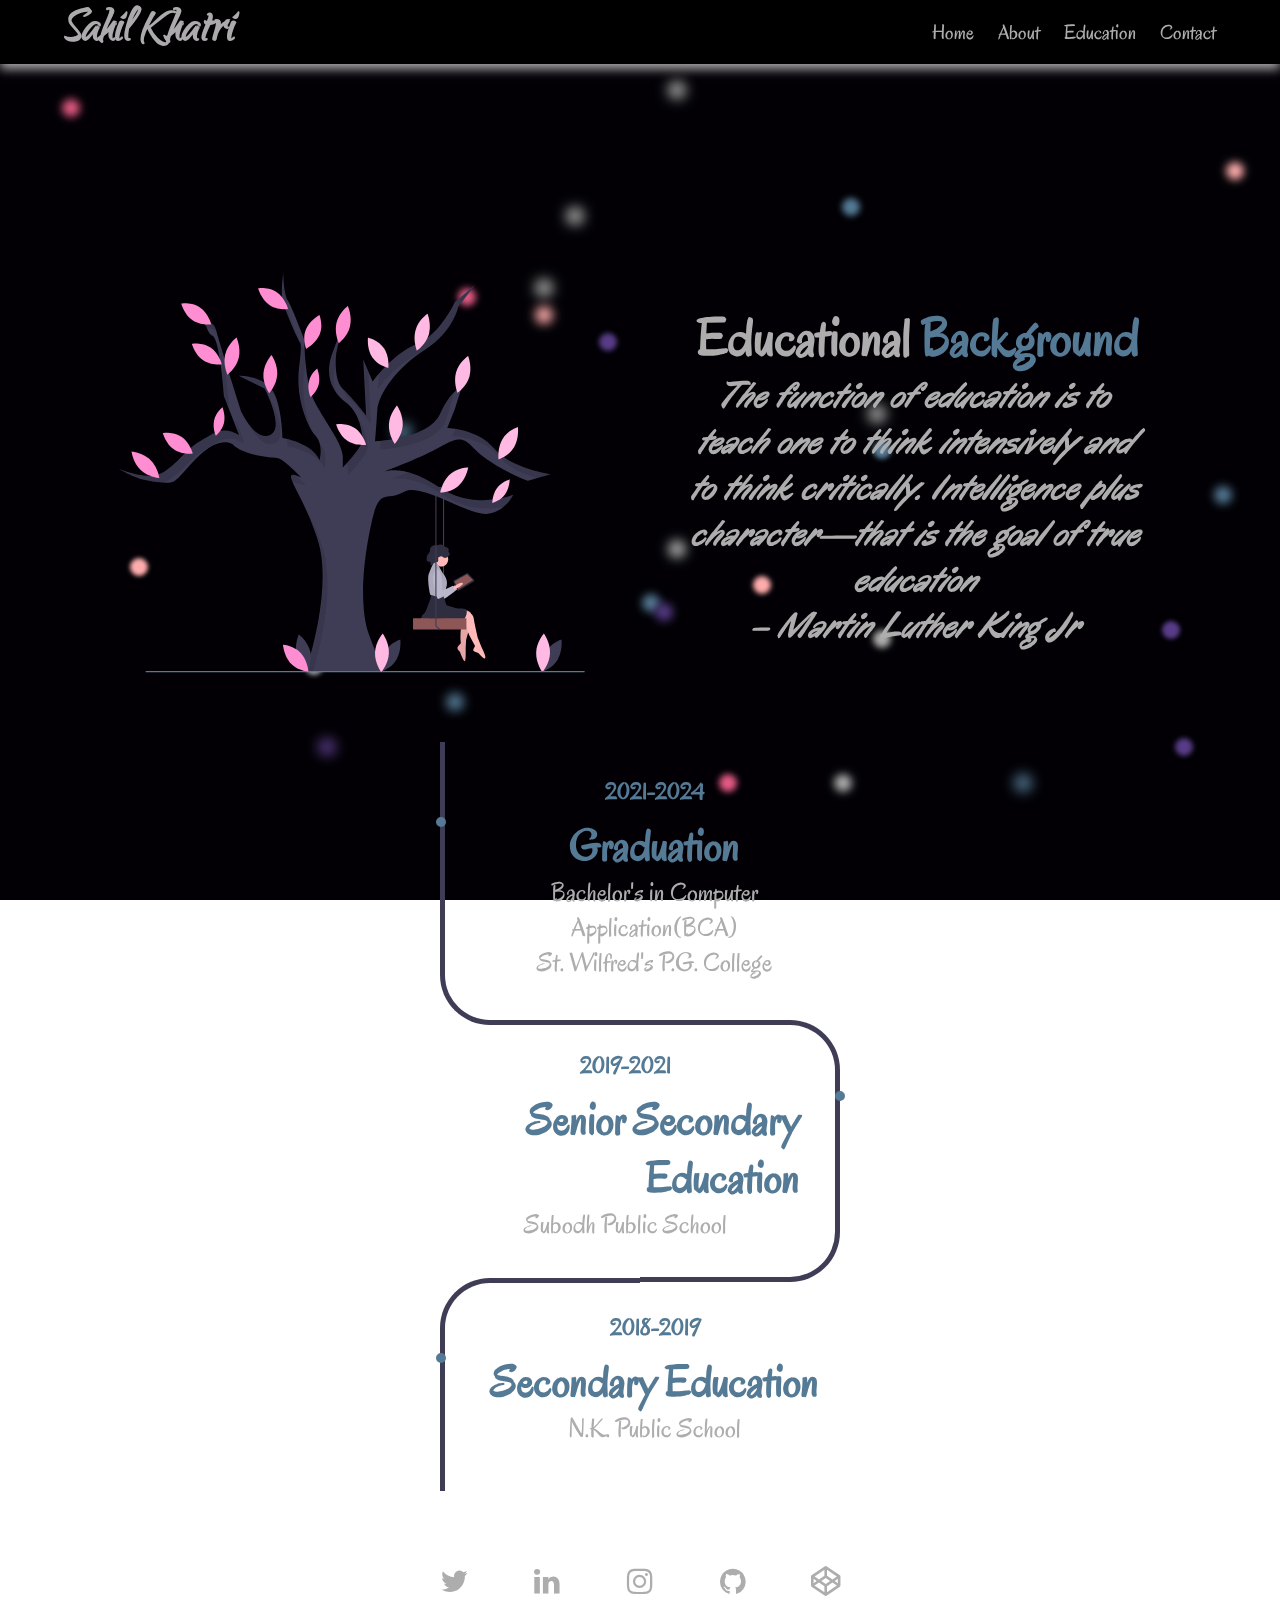
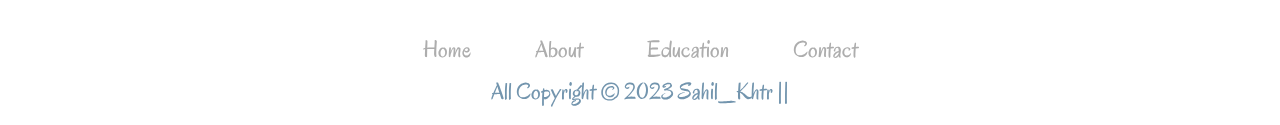
<file: Education.html>
<!DOCTYPE html>
<html>

<head>
  <title>Student Portfolio Website Template</title>
  <meta charset="utf-8">
  <meta name="viewport" content="width=device-width, initial-scale=1">
  <link rel="stylesheet" href="CSS/Portfolio.css">
  <link rel="stylesheet" href="https://fonts.googleapis.com/css?family=Oregano">
</head>

<body>
  <div class="background">
    <span></span>
    <span></span>
    <span></span>
    <span></span>
    <span></span>
    <span></span>
    <span></span>
    <span></span>
    <span></span>
    <span></span>
    <span></span>
    <span></span>
    <span></span>
    <span></span>
    <span></span>
    <span></span>
    <span></span>
    <span></span>
    <span></span>
    <span></span>
    <span></span>
    <span></span>
    <span></span>
    <span></span>
    <span></span>
    <span></span>
    <span></span>
    <span></span>
  </div>

  <nav class="navbar">
    <div class="navbar-container container">
      <input type="checkbox" name="" id="">
      <div class="hamburger-lines">
        <span class="line line1"></span>
        <span class="line line2"></span>
        <span class="line line3"></span>
      </div>
      <ul class="menu-items">
        <li><a href="index.html">Home</a></li>
        <li><a href="index.html#about">About</a></li>
        <li><a href="Education.html">Education</a></li>
        <li><a href="index.html#contact">Contact</a></li>
      </ul>
      <h1 class="logo">Sahil Khatri</h1>
    </div>
  </nav>
  <section>
    <div class="container">
      <div class="edu-ani">
        <div class="block">
          <svg width="556" height="400" viewBox="0 0 556 477" fill="none" xmlns="http://www.w3.org/2000/svg">
            <rect width="556" height="477" />
            <g id="undraw_Tree_swing_646s 1">
              <path id="swing2"
                d="M387.812 414.825H386.513V260.723C386.514 260.095 386.385 259.475 386.137 258.908C385.888 258.342 385.526 257.842 385.076 257.447L385.897 256.355C386.496 256.882 386.979 257.548 387.31 258.304C387.642 259.06 387.813 259.886 387.812 260.723V414.825Z"
                fill="#3F3D56" />
              <path id="Vector"
                d="M385.6 206.092C360.065 220.527 326.661 232.991 316.656 236.603C324.284 234.448 346.489 231.547 380.893 254.827C424.121 284.07 470.341 264.572 470.341 264.572C470.341 264.572 460.07 285.929 438.242 287.316C416.414 288.71 359.494 249.721 340.237 260.861C320.973 272.001 311.988 258.073 304.281 285.929C296.581 313.778 282.459 389.897 298.723 432.604L314.981 475.303H222.539C222.539 475.303 255.924 378.757 237.518 319.348C227.214 286.077 212.749 261.981 207.353 249.736C204.646 243.602 204.217 240.448 207.723 240.603C209.717 240.694 212.982 241.856 217.832 244.152C217.832 244.152 195.576 220.478 188.304 220.478C181.026 220.478 146.784 216.767 135.662 204.233C135.662 204.233 119.827 192.164 91.5777 221.872C63.3285 251.58 70.1782 251.58 44.9286 249.257C20.075 246.968 0.603779 233.892 -3.05176e-05 233.484C0.720645 233.801 29.7489 246.384 47.4931 239.976C65.4711 233.477 80.8779 208.874 96.7133 200.522C112.549 192.164 121.963 181.024 143.362 193.094L129.261 157.034L125.397 147.155L125.391 147.141C125.391 147.141 120.677 79.3733 111.692 74.7329C102.706 70.0855 108.27 58.0234 91.5777 55.6997C91.5777 55.6997 112.12 52.9113 115.97 68.2336C119.827 83.5489 146.362 166.174 146.362 166.174C146.362 166.174 162.619 201.445 180.597 193.094C198.575 184.735 173.748 137.86 173.748 137.86L142.934 122.538C142.934 122.538 166.048 121.608 180.169 136.001C194.29 150.387 195.147 196.804 195.147 196.804C195.147 196.804 230.668 202.374 239.232 223.266C239.232 223.266 244.796 204.698 234.096 193.558C231.421 190.77 228.61 185.925 225.903 180.229C215.64 158.364 211.931 133.569 215.294 109.307C216.884 97.4347 217.865 85.8233 216.118 83.0841C212.268 77.0496 196.004 39.9197 194.719 30.1672C193.44 20.4217 196.004 0.00135803 196.004 0.00135803C196.004 0.00135803 196.433 25.0621 201.568 32.9556C206.704 40.8492 221.254 79.838 221.254 79.838C221.254 79.838 221.254 129.037 233.239 153.175C245.224 177.314 268.331 204.233 267.052 221.872V232.082C267.052 232.082 292.731 205.628 291.017 196.804C289.302 187.989 287.166 167.096 270.903 154.57C254.639 142.036 243.939 122.073 255.496 93.2943C261.995 77.1059 264.838 68.4096 266.085 63.896L259.346 95.1533C259.346 95.1533 255.067 127.178 267.052 138.318C267.085 138.346 267.111 138.374 267.143 138.402C279.109 149.556 294.867 169.885 294.867 169.885L294.821 168.991L291.445 103.047L292.185 104.807L297.522 117.496L302.573 129.502C302.573 129.502 326.537 96.0828 354.787 84.9431C383.029 73.8034 400.579 34.8146 400.579 34.8146L424.549 14.3872L404.857 39.9197C404.857 39.9197 398.865 70.0855 365.058 91.4424C331.244 112.792 309.423 144.352 308.137 163.85C306.852 183.348 305.566 200.522 305.566 200.522C305.566 200.522 368.908 198.199 383.029 168.026C397.157 137.86 408.714 136.466 408.714 136.466L400.579 162.456L391.593 184.735C391.593 184.735 428.399 185.665 447.656 209.338C466.92 233.012 514.848 239.976 514.848 239.976L487.891 247.862C487.891 247.862 462.206 238.582 437.814 221.408C413.421 204.233 415.986 188.918 385.6 206.092Z"
                fill="#3F3D56" />
              <g id="swing1">
                <path id="Vector_2"
                  d="M401.725 373.207C401.725 373.207 409.069 364.851 412.075 366.532C415.081 368.213 403.432 375.686 403.432 375.686L401.725 373.207Z"
                  fill="#FFB9B9" />
                <path id="Vector_3" opacity="0.1"
                  d="M401.725 373.207C401.725 373.207 409.069 364.851 412.075 366.532C415.081 368.213 403.432 375.686 403.432 375.686L401.725 373.207Z"
                  fill="black" />
                <path id="Vector_4"
                  d="M379.317 354.969C379.317 354.969 376.617 360.217 377.323 365.875C378.03 371.533 384.491 389.687 386.687 389.365C388.884 389.042 405.154 376.039 405.154 376.039L402.051 371.34L390.165 379.151C390.165 379.151 388.354 351.216 379.317 354.969Z"
                  fill="#D0CDE1" />
                <path id="Vector_5"
                  d="M423.389 367.745L404.86 378.784C404.753 378.861 404.631 378.912 404.503 378.933C404.376 378.954 404.246 378.944 404.122 378.904C403.998 378.865 403.884 378.796 403.787 378.704C403.691 378.611 403.614 378.497 403.563 378.369L399.023 368.078C398.937 367.785 398.951 367.468 399.063 367.185C399.174 366.902 399.376 366.671 399.63 366.536L415.015 357.936C415.204 357.812 415.429 357.769 415.646 357.814C415.863 357.859 416.058 357.989 416.192 358.18L423.876 366.032C423.952 366.178 423.999 366.339 424.016 366.506C424.032 366.673 424.017 366.841 423.972 367.002C423.926 367.162 423.851 367.31 423.751 367.438C423.651 367.566 423.528 367.67 423.389 367.745V367.745Z"
                  fill="#2F2E41" />
                <path id="Vector_6"
                  d="M407.578 363.113C407.669 362.995 407.667 362.832 407.575 362.748C407.482 362.665 407.334 362.692 407.243 362.81C407.153 362.927 407.155 363.09 407.247 363.174C407.339 363.258 407.488 363.23 407.578 363.113Z"
                  fill="#F2F2F2" />
                <path id="Vector_7" opacity="0.1"
                  d="M379.317 354.969C379.317 354.969 376.617 360.217 377.323 365.875C378.03 371.533 384.491 389.687 386.687 389.365C388.884 389.042 405.154 376.039 405.154 376.039L402.051 371.34L390.165 379.151C390.165 379.151 388.354 351.216 379.317 354.969Z"
                  fill="black" />
                <path id="Vector_8"
                  d="M422.153 366.225L404.782 376.993L400.159 367.958L415.061 359.168L422.153 366.225Z"
                  fill="#8E5757" />
                <path id="Vector_9"
                  d="M384.677 349.957C389.115 349.957 392.712 346.055 392.712 341.242C392.712 336.43 389.115 332.528 384.677 332.528C380.239 332.528 376.642 336.43 376.642 341.242C376.642 346.055 380.239 349.957 384.677 349.957Z"
                  fill="#FFB9B9" />
                <g id="leg2">
                  <path id="Vector_10"
                    d="M412.384 401.942C412.384 401.942 420.973 403.144 420.696 408.853C420.419 414.563 414.046 438.302 414.046 438.302L413.492 447.617C413.492 447.617 414.046 463.242 412.384 462.942C410.721 462.641 406.842 451.824 406.842 451.824C406.842 451.824 402.132 448.518 404.349 445.513C406.565 442.508 408.228 442.809 407.674 439.503C407.119 436.198 407.397 422.375 409.059 418.169C410.721 413.962 411.69 411.641 411.69 411.641L406.288 411.257L412.384 401.942Z"
                    fill="#FFB9B9" />
                  <path id="Vector_11" opacity="0.1"
                    d="M412.384 401.942C412.384 401.942 420.973 403.144 420.696 408.853C420.419 414.563 414.046 438.302 414.046 438.302L413.492 447.617C413.492 447.617 414.046 463.242 412.384 462.942C410.721 462.641 406.842 451.824 406.842 451.824C406.842 451.824 402.132 448.518 404.349 445.513C406.565 442.508 408.228 442.809 407.674 439.503C407.119 436.198 407.397 422.375 409.059 418.169C410.721 413.962 411.69 411.641 411.69 411.641L406.288 411.257L412.384 401.942Z"
                    fill="black" />
                </g>
                <path id="leg1"
                  d="M413.938 403.444C413.938 403.444 422.25 405.548 423.081 411.558C423.912 417.568 428.068 435.297 428.068 435.297L432.501 446.415C432.501 446.415 439.428 459.937 436.38 459.636C433.332 459.336 429.176 452.725 427.791 452.725C426.406 452.725 422.25 450.922 422.527 449.72C422.804 448.518 424.743 444.912 424.743 444.912L418.04 432.248C416.746 429.804 415.768 427.178 415.133 424.444C414.444 421.478 413.661 417.845 413.661 416.666C413.661 414.563 408.119 413.661 408.119 413.661L413.938 403.444Z"
                  fill="#FFB9B9" />
                <path id="Vector_12"
                  d="M386.785 384.213L390.664 396.233C390.664 396.233 396.76 398.036 401.193 399.538C405.626 401.04 413.938 398.937 414.769 402.543C415.6 406.149 413.107 412.459 410.613 413.962C408.119 415.464 406.734 416.967 398.699 414.563C390.664 412.159 371.547 411.558 371.547 411.558C369.693 412.764 367.606 413.484 365.451 413.661C361.849 413.962 361.018 414.262 359.91 413.361C358.802 412.459 360.464 412.459 361.018 410.055C361.572 407.651 361.849 408.553 364.343 405.848C366.836 403.144 368.776 395.031 370.161 392.326C371.547 389.622 372.378 384.213 372.378 384.213H386.785Z"
                  fill="#2F2E41" />
                <path id="Vector_13"
                  d="M375.703 344.651C375.703 344.651 380.69 346.755 381.798 349.76C382.906 352.765 387.062 359.075 387.062 359.075C387.062 359.075 392.881 365.686 390.941 372.898C389.002 380.109 387.339 381.912 387.339 383.114C387.339 384.316 384.569 386.42 382.352 386.119C380.136 385.819 371.824 384.617 371.27 383.415C370.715 382.213 367.391 365.085 369.607 358.774C371.405 353.952 373.44 349.238 375.703 344.651V344.651Z"
                  fill="#ACA9BC" />
                <path id="Vector_14"
                  d="M388.007 339.639C389.805 340.102 391.57 338.859 393.043 337.627C393.88 336.928 394.801 335.93 394.544 334.805C394.317 333.806 393.232 333.24 393.074 332.225C392.964 331.519 393.345 330.833 393.375 330.118C393.348 329.573 393.183 329.047 392.899 328.597C392.614 328.147 392.221 327.791 391.762 327.567C390.886 327.055 389.893 326.842 388.993 326.384C387.619 325.684 386.476 324.424 385.009 324.02C383.003 323.469 380.962 324.643 378.9 324.795C377.653 324.887 376.389 324.602 375.155 324.824C373.978 325.082 372.915 325.762 372.138 326.755C371.361 327.748 370.915 328.996 370.872 330.298C370.856 331.254 371.032 332.321 370.506 333.079C370.298 333.341 370.061 333.573 369.801 333.772C367.968 335.38 367.135 338.066 367.041 340.654C366.994 341.928 367.24 343.441 368.282 343.982C368.84 344.189 369.43 344.278 370.019 344.244C370.315 344.231 370.609 344.296 370.877 344.434C371.144 344.573 371.376 344.78 371.553 345.038C372.027 345.946 371.316 347.287 371.937 348.08C372.403 348.675 373.313 348.477 373.858 347.97C374.402 347.463 374.742 346.734 375.258 346.191C376.262 345.136 377.752 344.945 379.129 344.785C379.537 344.781 379.933 344.64 380.264 344.381C380.514 344.096 380.677 343.734 380.73 343.345C380.911 342.45 380.913 341.523 380.737 340.627C380.649 340.349 380.638 340.05 380.705 339.766C380.796 339.564 380.936 339.393 381.111 339.272C381.964 338.577 383.459 337.565 384.568 337.757C385.798 337.969 386.766 339.32 388.007 339.639Z"
                  fill="#2F2E41" />
                <path id="Vector_15"
                  d="M377.811 353.469C377.811 353.469 374.486 358.277 374.486 363.986C374.486 369.696 378.642 388.627 380.859 388.627C383.075 388.627 400.807 378.109 400.807 378.109L398.314 373.001L385.569 379.011C385.569 379.011 387.231 351.065 377.811 353.469Z"
                  fill="#BAB7CA" />
                <path id="Vector_16" d="M414.431 411.707H350.804V425.086H414.431V411.707Z" fill="#8E5757" />
                <path id="Vector_17"
                  d="M382.618 424.79C381.241 424.789 379.92 424.195 378.947 423.139C377.973 422.083 377.425 420.651 377.424 419.157V260.723C377.424 259.658 377.702 258.615 378.227 257.714C378.751 256.814 379.501 256.093 380.388 255.636C381.275 255.178 382.263 255.003 383.238 255.13C384.213 255.258 385.135 255.682 385.897 256.355L385.076 257.447C384.505 256.942 383.814 256.624 383.082 256.529C382.351 256.433 381.61 256.565 380.945 256.908C380.28 257.251 379.718 257.791 379.324 258.467C378.931 259.142 378.722 259.924 378.722 260.723V419.157C378.723 420.277 379.134 421.351 379.864 422.143C380.595 422.935 381.585 423.381 382.618 423.382V424.79Z"
                  fill="#3F3D56" />
                <path id="Vector_18"
                  d="M398.76 374.804C398.76 374.804 407.072 367.592 409.842 369.696C412.613 371.799 400.145 377.508 400.145 377.508L398.76 374.804Z"
                  fill="#FFB9B9" />
              </g>
              <g id="tree">
                <path id="Vector_19" opacity="0.1"
                  d="M399.248 142.762C396.54 155.76 393.352 168.315 388.873 177.885C374.751 208.057 311.41 210.381 311.41 210.381C311.41 210.381 311.708 206.396 312.163 200.108C328.245 198.671 372.206 192.538 383.679 168.026C384.73 165.787 385.704 163.379 386.626 160.844L399.248 142.762Z"
                  fill="black" />
                <path id="Vector_20" opacity="0.1"
                  d="M300.71 179.744C300.71 179.744 284.875 159.316 272.896 148.176C270.266 145.74 268.422 142.29 267.143 138.403C267.039 138.093 266.942 137.776 266.845 137.459C267.124 137.755 267.403 138.044 267.702 138.318C278.187 148.071 291.633 164.942 294.821 168.991C295.269 169.569 295.516 169.885 295.516 169.885L292.185 104.808L297.522 117.497L300.71 179.744Z"
                  fill="black" />
                <path id="Vector_21" opacity="0.1"
                  d="M309.876 121.135C309.783 132.563 308.415 139.36 308.415 139.36C308.415 139.36 332.372 105.955 360.611 94.8077C362.28 93.6626 363.973 92.5351 365.706 91.4407C399.517 70.089 405.509 39.9183 405.509 39.9183L425.196 14.3891L401.229 34.8124C401.229 34.8124 383.682 73.8024 355.435 84.9424C336.181 92.5359 318.918 110.479 309.876 121.135Z"
                  fill="black" />
                <path id="Vector_22" opacity="0.1"
                  d="M272.893 231.729V241.941C272.893 241.941 298.572 215.484 296.86 206.665C295.551 199.92 293.983 186.12 286.048 174.393C289.625 183.255 290.713 191.899 291.666 196.806C292.893 203.131 280.037 218.524 272.664 226.728C272.922 228.379 272.999 230.058 272.893 231.729V231.729Z"
                  fill="black" />
                <path id="Vector_23" opacity="0.1"
                  d="M238.447 161.652C238.651 162.122 238.86 162.585 239.083 163.033C245.645 176.252 255.54 190.303 262.943 203.21C256.96 190.428 246.547 175.812 238.447 161.652Z"
                  fill="black" />
                <path id="Vector_24" opacity="0.1"
                  d="M381.542 254.827C367.463 245.303 355.429 240.163 345.599 237.559C335.287 241.769 326.801 244.907 322.53 246.448C330.189 244.298 352.378 241.442 386.736 264.685C413.693 282.922 441.814 282.203 459.164 279.079C463.963 275.153 467.984 270.22 470.99 264.575C470.99 264.575 424.768 284.07 381.542 254.827Z"
                  fill="black" />
                <path id="Vector_25" opacity="0.1"
                  d="M259.312 141.891C255.861 132.719 255.292 121.806 259.257 109.019C259.208 104.384 259.454 99.7515 259.995 95.1541L266.734 63.8889C265.492 68.3976 262.649 77.0957 256.143 93.2974C247.908 113.808 250.981 129.835 259.312 141.891Z"
                  fill="black" />
                <path id="Vector_26" opacity="0.1"
                  d="M448.307 209.339C434.951 192.922 413.159 187.445 401.053 185.629L397.435 194.596C397.435 194.596 434.242 195.525 453.501 219.197C464.181 232.324 483.676 240.311 498.928 244.824L515.5 239.974C515.5 239.974 467.566 233.011 448.307 209.339Z"
                  fill="black" />
                <path id="Vector_27" opacity="0.1"
                  d="M186.441 202.951C204.416 194.596 179.593 147.715 179.593 147.715L178.914 147.378C185.103 161.539 194.078 187.129 181.247 193.093C169.24 198.674 157.999 184.79 151.857 174.953C152.08 175.648 152.202 176.03 152.202 176.03C152.202 176.03 168.466 211.306 186.441 202.951Z"
                  fill="black" />
                <path id="Vector_28" opacity="0.1"
                  d="M245.074 233.122C245.074 233.122 250.491 215.015 240.315 203.835C242.811 213.466 239.88 223.264 239.88 223.264C233.259 207.106 210.506 200.116 200.54 197.778C200.927 203.157 200.992 206.664 200.992 206.664C200.992 206.664 236.515 212.234 245.074 233.122Z"
                  fill="black" />
                <path id="Vector_29" opacity="0.1"
                  d="M53.0791 249.921C53.1654 249.891 53.2531 249.863 53.3388 249.832C71.314 243.334 86.7214 218.733 102.557 210.378C118.392 202.023 127.807 190.883 149.207 202.951C149.207 202.951 145.463 186.332 138.208 175.413C140.611 181.113 142.553 187.029 144.012 193.093C122.613 181.025 113.198 192.165 97.3626 200.52C81.5274 208.875 66.12 233.476 48.1448 239.974C30.1696 246.472 0.638916 233.476 0.638916 233.476C0.638916 233.476 20.326 246.936 45.5769 249.257C48.4655 249.523 50.9301 249.757 53.0791 249.921Z"
                  fill="black" />
                <path id="Vector_30" opacity="0.1"
                  d="M131.234 156.999C131.234 156.999 130.533 157.014 129.261 157.035L125.398 147.155C125.82 147.148 126.04 147.141 126.04 147.141C126.04 147.141 123.067 104.399 117.34 84.479C117.412 84.5142 117.47 84.5565 117.535 84.5917C126.521 89.232 131.234 156.999 131.234 156.999Z"
                  fill="black" />
                <path id="Vector_31" opacity="0.1"
                  d="M231.51 475.306C239.351 449.234 258.21 377.139 243.362 329.204C236.95 308.503 231.007 295.303 225.982 286.881C229.74 294.853 233.848 305.398 238.168 319.346C256.572 378.759 223.189 475.306 223.189 475.306H231.51Z"
                  fill="black" />
                <path id="Vector_32" opacity="0.1"
                  d="M223.676 254.01C218.511 251.548 212.985 250.1 207.353 249.736C204.646 243.603 204.217 240.448 207.723 240.603C208.697 240.793 209.678 241.019 210.651 241.279C217.534 247.476 223.676 254.01 223.676 254.01Z"
                  fill="black" />
                <path id="Vector_33" opacity="0.1"
                  d="M107.812 70.2247C108.301 71.1163 108.892 71.9364 109.573 72.665C109.073 71.782 108.482 70.9633 107.812 70.2247V70.2247Z"
                  fill="black" />
                <path id="Vector_34" opacity="0.1"
                  d="M186.013 145.859C186.674 146.537 187.294 147.262 187.868 148.028C185.994 143.14 183.678 138.914 180.819 136.001C166.696 121.612 143.585 122.54 143.585 122.54L172.568 136.947C177.534 138.957 182.099 141.982 186.013 145.859Z"
                  fill="black" />
                <path id="Vector_35" opacity="0.1"
                  d="M216.769 83.0857C218.516 85.8218 217.534 97.4334 215.94 109.309C212.578 133.57 216.289 158.364 226.553 180.227C227.916 183.153 229.439 185.988 231.113 188.717C221.332 167.178 217.85 142.912 221.134 119.167C222.729 107.292 223.71 95.68 221.963 92.9438C218.111 86.9097 201.848 49.7764 200.564 40.0289C200.179 36.2473 200.09 32.4372 200.296 28.6393C196.972 18.409 196.654 0 196.654 0C196.654 0 194.086 20.4233 195.37 30.1708C196.654 39.9182 212.917 77.0516 216.769 83.0857Z"
                  fill="black" />
                <path id="Vector_36" opacity="0.1"
                  d="M105.756 65.6641C109.528 66.1648 113.866 67.42 117.176 70.3308C116.96 69.5389 116.772 68.829 116.622 68.2325C112.77 52.915 92.2269 55.7 92.2269 55.7C101.511 56.9908 103.908 61.2973 105.756 65.6641Z"
                  fill="black" />
                <path id="grass-dark"
                  d="M509.352 451.458C502.969 462.074 504.718 475.576 504.718 475.576C504.718 475.576 516.815 471.866 523.198 461.25C529.581 450.634 527.832 437.132 527.832 437.132C527.832 437.132 515.734 440.842 509.352 451.458Z"
                  fill="#3F3D56" />
                <path id="grass"
                  d="M514.146 453.335C513.642 465.996 504.975 475.874 504.975 475.874C504.975 475.874 497.127 465.222 497.631 452.561C498.136 439.899 506.802 430.022 506.802 430.022C506.802 430.022 514.651 440.673 514.146 453.335Z"
                  fill="#FFB9E3" />
                <path id="Vector_37" d="M555.32 474.602H32.0187V476.01H555.32V474.602Z" fill="#557a95" />
                <path id="grass-dark_2"
                  d="M317.171 451.458C310.789 462.074 312.538 475.576 312.538 475.576C312.538 475.576 324.635 471.866 331.018 461.25C337.401 450.634 335.652 437.132 335.652 437.132C335.652 437.132 323.554 440.842 317.171 451.458Z"
                  fill="#3F3D56" />
                <path id="grass_2"
                  d="M321.966 453.335C321.461 465.996 312.795 475.874 312.795 475.874C312.795 475.874 304.947 465.222 305.451 452.561C305.956 439.899 314.622 430.022 314.622 430.022C314.622 430.022 322.47 440.673 321.966 453.335Z"
                  fill="#FFB9E3" />
                <path id="grass-dark_3"
                  d="M212.129 455.474C215.18 467.707 225.632 475.284 225.632 475.284C225.632 475.284 231.137 463.026 228.085 450.792C225.034 438.558 214.582 430.981 214.582 430.981C214.582 430.981 209.077 443.24 212.129 455.474Z"
                  fill="#3F3D56" />
                <path id="grass_3"
                  d="M216.613 452.844C224.986 461.685 226.009 475.274 226.009 475.274C226.009 475.274 213.456 474.531 205.082 465.69C196.709 456.85 195.686 443.261 195.686 443.261C195.686 443.261 208.239 444.004 216.613 452.844Z"
                  fill="#FF8DD2" />
                <path id="leaf"
                  d="M188.86 121.147C188.132 133.796 179.293 143.491 179.293 143.491C179.293 143.491 171.634 132.679 172.362 120.03C173.09 107.381 181.929 97.6854 181.929 97.6854C181.929 97.6854 189.588 108.498 188.86 121.147Z"
                  fill="#FF8DD2" />
                <!--    leaf8 lightpink    -->
                <path id="leaf"
                  d="M338.547 181.461C337.819 194.11 328.98 203.806 328.98 203.806C328.98 203.806 321.321 192.994 322.049 180.345C322.777 167.696 331.616 158 331.616 158C331.616 158 339.275 168.812 338.547 181.461Z"
                  fill="#FFB9E3" />
                <path id="leaf"
                  d="M96.7198 41.1823C106.605 47.9413 110.21 61.0033 110.21 61.0033C110.21 61.0033 97.789 63.1067 87.904 56.3477C78.019 49.5886 74.4135 36.5267 74.4135 36.5267C74.4135 36.5267 86.8348 34.4233 96.7198 41.1823Z"
                  fill="#FF8DD2" />
                <path id="leaf"
                  d="M109.306 88.9652C119.191 95.7242 122.797 108.786 122.797 108.786C122.797 108.786 110.375 110.89 100.49 104.131C90.6055 97.3715 87 84.3096 87 84.3096C87 84.3096 99.4213 82.2062 109.306 88.9652Z"
                  fill="#FF8DD2" />
                <path id="leaf"
                  d="M74.6451 195.391C84.5301 202.15 88.1356 215.212 88.1356 215.212C88.1356 215.212 75.7143 217.316 65.8293 210.557C55.9443 203.798 52.3388 190.736 52.3388 190.736C52.3388 190.736 64.7601 188.632 74.6451 195.391Z"
                  fill="#FF8DD2" />
                <!--    leaf7 lightpink    -->
                <path id="leaf"
                  d="M281.306 184.965C291.191 191.724 294.797 204.786 294.797 204.786C294.797 204.786 282.375 206.89 272.49 200.131C262.605 193.372 259 180.31 259 180.31C259 180.31 271.421 178.206 281.306 184.965Z"
                  fill="#FFB9E3" />
                <!--    leaf6 lightpink    -->
                <path id="leaf"
                  d="M316.117 89.7679C322.851 99.6699 321.438 113.146 321.438 113.146C321.438 113.146 309.106 110.569 302.372 100.667C295.638 90.7647 297.051 77.2882 297.051 77.2882C297.051 77.2882 309.383 79.8659 316.117 89.7679Z"
                  fill="#FFB9E3" />
                <path id="leaf"
                  d="M188.306 22.9652C198.191 29.7242 201.797 42.7862 201.797 42.7862C201.797 42.7862 189.375 44.8896 179.49 38.1306C169.605 31.3715 166 18.3096 166 18.3096C166 18.3096 178.421 16.2062 188.306 22.9652Z"
                  fill="#FF8DD2" />
                <path id="leaf"
                  d="M239.651 72.8513C235.301 84.0081 223.392 90.4723 223.392 90.4723C223.392 90.4723 218.536 78.8478 222.886 67.691C227.236 56.5342 239.145 50.07 239.145 50.07C239.145 50.07 244.001 61.6945 239.651 72.8513Z"
                  fill="#FF8DD2" />
                <path id="leaf"
                  d="M275.603 63.7264C272.622 75.9807 262.214 83.628 262.214 83.628C262.214 83.628 256.639 71.4072 259.62 59.153C262.601 46.8987 273.009 39.2514 273.009 39.2514C273.009 39.2514 278.584 51.4722 275.603 63.7264Z"
                  fill="#FF8DD2" />
                <path id="leaf"
                  d="M37.6261 222.997C46.748 231.706 48.1667 244.543 48.1667 244.543C48.1667 244.543 34.7957 243.261 25.6737 234.552C16.5518 225.843 15.1331 213.006 15.1331 213.006C15.1331 213.006 28.5041 214.288 37.6261 222.997Z"
                  fill="#FF8DD2" />
                <path id="leaf"
                  d="M142.86 101.475C139.879 113.729 129.471 121.377 129.471 121.377C129.471 121.377 123.896 109.156 126.877 96.9016C129.858 84.6473 140.266 77 140.266 77C140.266 77 145.841 89.2208 142.86 101.475Z"
                  fill="#FF8DD2" />
                <path id="leaf"
                  d="M125.357 178.752C123.172 188.141 115.544 194 115.544 194C115.544 194 111.458 184.637 113.643 175.248C115.828 165.859 123.456 160 123.456 160C123.456 160 127.542 169.363 125.357 178.752Z"
                  fill="#FF8DD2" />
                <path id="leaf"
                  d="M238.357 132.752C236.172 142.141 228.544 148 228.544 148C228.544 148 224.458 138.637 226.643 129.248C228.828 119.859 236.456 114 236.456 114C236.456 114 240.542 123.363 238.357 132.752Z"
                  fill="#FF8DD2" />
                <!--    leaf5 lightpink    -->
                <path id="leaf"
                  d="M460.373 264.107C454.659 271.871 445.337 274.243 445.337 274.243C445.337 274.243 445.28 264.027 450.994 256.263C456.708 248.5 466.03 246.128 466.03 246.128C466.03 246.128 466.087 256.344 460.373 264.107Z"
                  fill="#FFB9E3" />
                <!--    leaf4 lightpink    -->
                <path id="leaf"
                  d="M369.638 73.2814C366.135 85.3718 355.41 92.4854 355.41 92.4854C355.41 92.4854 350.365 79.9965 353.869 67.906C357.373 55.8155 368.098 48.702 368.098 48.702C368.098 48.702 373.142 61.1909 369.638 73.2814Z"
                  fill="#FFB9E3" />
                <!--    leaf3 lightpink    -->
                <path id="leaf"
                  d="M418.008 123.579C414.504 135.67 403.779 142.783 403.779 142.783C403.779 142.783 398.735 130.295 402.238 118.204C405.742 106.114 416.467 99 416.467 99C416.467 99 421.512 111.489 418.008 123.579Z"
                  fill="#FFB9E3" />
                <!--    leaf2 lightpink    -->
                <path id="leaf"
                  d="M471.276 207.843C464.929 218.484 452.844 222.242 452.844 222.242C452.844 222.242 451.05 208.747 457.397 198.105C463.743 187.464 475.828 183.706 475.828 183.706C475.828 183.706 477.623 197.201 471.276 207.843Z"
                  fill="#FFB9E3" />
                <!--    leaf1 lightpink    -->
                <path id="leaf"
                  d="M405.106 253.598C395.879 261.868 383.224 261.859 383.224 261.859C383.224 261.859 385.527 248.441 394.754 240.171C403.98 231.901 416.636 231.911 416.636 231.911C416.636 231.911 414.332 245.328 405.106 253.598Z"
                  fill="#FFB9E3" />
              </g>
            </g>
          </svg>
        </div>
        <div class="block1">
          <h1>Educational <span class="col">Background </span></h1>
          <h3>The function of education is to teach one to think intensively and to think critically. Intelligence plus
            character—that is the goal of true education</h3>
          <h3> – Martin Luther King Jr</h3>
        </div>
      </div>
      <div class="timeline" id="center">
        <div class="outer">
          <div class="card">
            <h2>2021-2024</h2>
            <div class="info">
              <h3 class="title">Graduation</h3>
              <p>Bachelor's in Computer Application(BCA)</p>
              <p>St. Wilfred's P.G. College</p>
            </div>
          </div>
          <div class="card">
            <h2>2019-2021</h2>
            <div class="info">
              <h3 class="title">Senior Secondary Education</h3>
              <p>Subodh Public School </p>
            </div>
          </div>
          <div class="card">
            <h2>2018-2019</h2>
            <div class="info">
              <h3 class="title">Secondary Education</h3>
              <p>N.K. Public School </p>
            </div>
          </div>
        </div>
      </div>

    </div>

  </section>
  <footer class="footer" id="center">
    <div class="container1 container2">
      <div class="social-media" id="center">
        <ul>
          <!-- <li><a href="#" class="fa fa-lg fa-facebook"></a></li> -->
          <li><a href="https://twitter.com/sahil_khtrr" class="fa fa-lg fa-twitter"></a></li>
          <li><a href="https://www.linkedin.com/in/sahil-khtr/" class="fa fa-lg fa-linkedin"></a></li>
          <li><a href="https://www.instagram.com/sahil_khtr/" class="fa fa-lg fa-instagram"></a></li>
          <li><a href="https://github.com/AMYSS" class="fa fa-lg fa-github"></a></li>
          <li><a href="https://codepen.io/AMYSS-the-encoder" class="fa fa-lg fa-codepen"></a></li>
        </ul>
      </div>

      <div class="row">
        <ul>
          <li><a href="index.html">Home </a></li>
          <li><a href="index.html#about">About</a></li>
          <li><a href="Education.html">Education</a></li>
          <li><a href="index.html#contact">Contact</a></li>
        </ul>
      </div>

      <div class="row">
        All Copyright © 2023 Sahil_Khtr ||
      </div>
    </div>

  </footer>

</body>

</html>
</file>
<file: CSS/Portfolio.css>
@import url("https://fonts.googleapis.com/css?family=Oregano&display=swap");
@import url("https://fonts.googleapis.com/css?family=Qwigley&display=swap");
@import url(BG.css);
@import url(navbar.css);
@import url(social_media_button.css);
@import url(Footer.css);
@import url(timeline.css);

*,
*::before,
*::after {
	box-sizing: border-box;
	-webkit-box-sizing: border-box;
	margin: 0;
	padding: 0;
	-outline: 0;
}

html,
body,
input,
textarea {
	font: 600 14px/24px;
	font-family: "oregano", sans-serif;
	color: #adadad;
}



.container:before,
.container:after {
	content: "";
	display: table;
}

.container:after {
	clear: both;
}

.container {
	margin-bottom: 24px;
	zoom: 1;

}

.container,
section,
aside {
	border-radius: 6px;

}

section,
aside {
	margin-top: -70px;
	padding: 0px 0;
	text-align: center;
}

section {
	float: left;
	width: 100%;
}

aside {
	float: right;
	width: 29.3680297%;
}

.container {
	max-width: 1200px;
	width: 90%;
	margin: auto;
}

header {
	background: transparent;
	padding: 1em 0;
	text-align: center;
	position: absolute;
	width: 100%;
}

.main-panel {
	width: 100%;
	float: left;
	padding-top: 20px;
	padding-bottom: 50px;
	height: 100vh;
}

#center {
	display: flex;
	align-items: top;
	justify-content: center;
}

#right {
	align-items: right;
	display: flex;
	justify-content: right;
}

.col {
	color: #557a95;
}

#left {
	align-items: left;
	display: flex;
	justify-content: left;
}

#bottom {
	align-items: bottom;
	display: flex;
	justify-content: bottom;
}

img {
	max-width: 100%;
}

.avatar {
	border-radius: 50%;
	align-items: center;
	display: flex;
	justify-content: center;
	height: 15rem;
	width: 15rem;


}
.container-about{
	display: block;

	position: relative;
	padding: 2%;
	margin-top: 10%;
	justify-content: right;	
	text-align: right;
	width: 50%;
	float: right;
}
.container-about h1{
	text-align: left;
	font-size: 6vh;
	color: #557a95;
}
.container-about p{
	font-size: 3vh;
	padding: 10%;

}

.button-49,
.button-49:after {
  width: 150px;
  height: 76px;
  line-height: 78px;
  font-size: 20px;
  font-family: 'Bebas Neue', sans-serif;
  background: linear-gradient(45deg, transparent 5%, #557a95 5%);
  border: 0;
  color: #fff;
  letter-spacing: 3px;
  box-shadow: 6px 0px 0px rgb(88, 181, 188);
  outline: transparent;
  position: relative;
  user-select: none;
  -webkit-user-select: none;
  touch-action: manipulation;
  cursor: pointer;
}

.button-49:after {
  --slice-0: inset(50% 50% 50% 50%);
  --slice-1: inset(80% -6px 0 0);
  --slice-2: inset(50% -6px 30% 0);
  --slice-3: inset(10% -6px 85% 0);
  --slice-4: inset(40% -6px 43% 0);
  --slice-5: inset(80% -6px 5% 0);
  
  content: 'ALTERNATE TEXT';
  display: block;
  position: absolute;
  top: 0;
  left: 0;
  right: 0;
  bottom: 0;
  background: linear-gradient(45deg, transparent 3%, #00E6F6 3%, #00E6F6 5%, #557a95 5%);
  text-shadow: -3px -3px 0px #F8F005, 3px 3px 0px #00E6F6;
  clip-path: var(--slice-0);
}

.button-49:hover:after {
  animation: 1s glitch;
  animation-timing-function: steps(2, end);
}

@keyframes glitch {
  0% {
    clip-path: var(--slice-1);
    transform: translate(-20px, -10px);
  }
  10% {
    clip-path: var(--slice-3);
    transform: translate(10px, 10px);
  }
  20% {
    clip-path: var(--slice-1);
    transform: translate(-10px, 10px);
  }
  30% {
    clip-path: var(--slice-3);
    transform: translate(0px, 5px);
  }
  40% {
    clip-path: var(--slice-2);
    transform: translate(-5px, 0px);
  }
  50% {
    clip-path: var(--slice-3);
    transform: translate(5px, 0px);
  }
  60% {
    clip-path: var(--slice-4);
    transform: translate(5px, 10px);
  }
  70% {
    clip-path: var(--slice-2);
    transform: translate(-10px, 10px);
  }
  80% {
    clip-path: var(--slice-5);
    transform: translate(20px, -10px);
  }
  90% {
    clip-path: var(--slice-1);
    transform: translate(-10px, 0px);
  }
  100% {
    clip-path: var(--slice-1);
    transform: translate(0);
  }
}

@media (min-width: 768px) {
  .button-49,
  .button-49:after {
    width: 200px;
    height: 86px;
    line-height: 88px;
  }
}

div {
	display: block;
}


.width-50 {
	float: left;
	width: 50%;
}

.banner-section {
	width: 100%;
	justify-content: center;
	position: relative;
	margin-top: 35vh;
}

.banner-section h1 {
	font-size: 40px;
	margin-top: 10px;
	font-weight: bolder;
	color: #557a95;

}

.banner-section a {
	float: left;
	text-decoration: none;
	font-size: 18px;
	margin-top: 20px;
	border-radius: 50%;
	text-align: center;
	border: 2px solid #557a95;
	color: #557a95;
	margin-left: 10px;
	height: 50px;
	width: 50px;
	line-height: 50px;
}


.banner-section h2 {
	font-size: 39px;
	margin-top: 10px;
	font-weight: 400;
	width: 100%;
	display: flex;
	justify-content: center;

}

.ro::before {

	content: "Web Dev";
	animation: animate infinite 5s;
	padding-left: 10px;
}

@keyframes animate {

	0% {
		content: "Web Dev";
	}

	25% {
		content: "DBMS";
	}

	50% {
		content: "JAVA";
	}

	75% {
		content: "Open Source";
	}

	100% {
		content: "Games";
	}
}

#swing1,
#swing2 {
	transform-origin: top;
	animation: swing 2s infinite linear;
}

#leaf {
	transform-origin: bottom;
	transform-box: fill-box;
	animation: leaf 3s infinite linear;
}

@keyframes swing {
	0% {
		transform: rotateX(-1deg);
	}

	55% {
		transform: rotate(2deg);
	}

	100% {
		transform: rotateX(-1deg);
	}
}

@keyframes leaf {
	0% {
		transform: rotateX(-5deg);
	}

	55% {
		transform: rotate(13deg);
	}

	100% {
		transform: rotateX(-5deg);
	}
}

.edu-ani {
	display: flex;
	width: 100%;
	justify-content: center;
	align-items: center;
	position: relative;
	margin-top: 35vh;
	height: auto;
}

.edu-ani h1 {
	font-size: 6vh;
}

.edu-ani h3 {
	font-size: 4vh;
	font-style: italic;

}


.block1 {
	padding: 5%;
	margin: 0%;
	width: 50%;
}
@media (max-width: 720px){
	.edu-ani{
		flex-wrap: wrap-reverse;
	}
	.block1{
		width: 100%;
	}
	.container-about{
		width: 100%;
		text-align: center;
		justify-content: center;
	}
	.container-about h1{
		text-align: center;
	}
}
</file>
